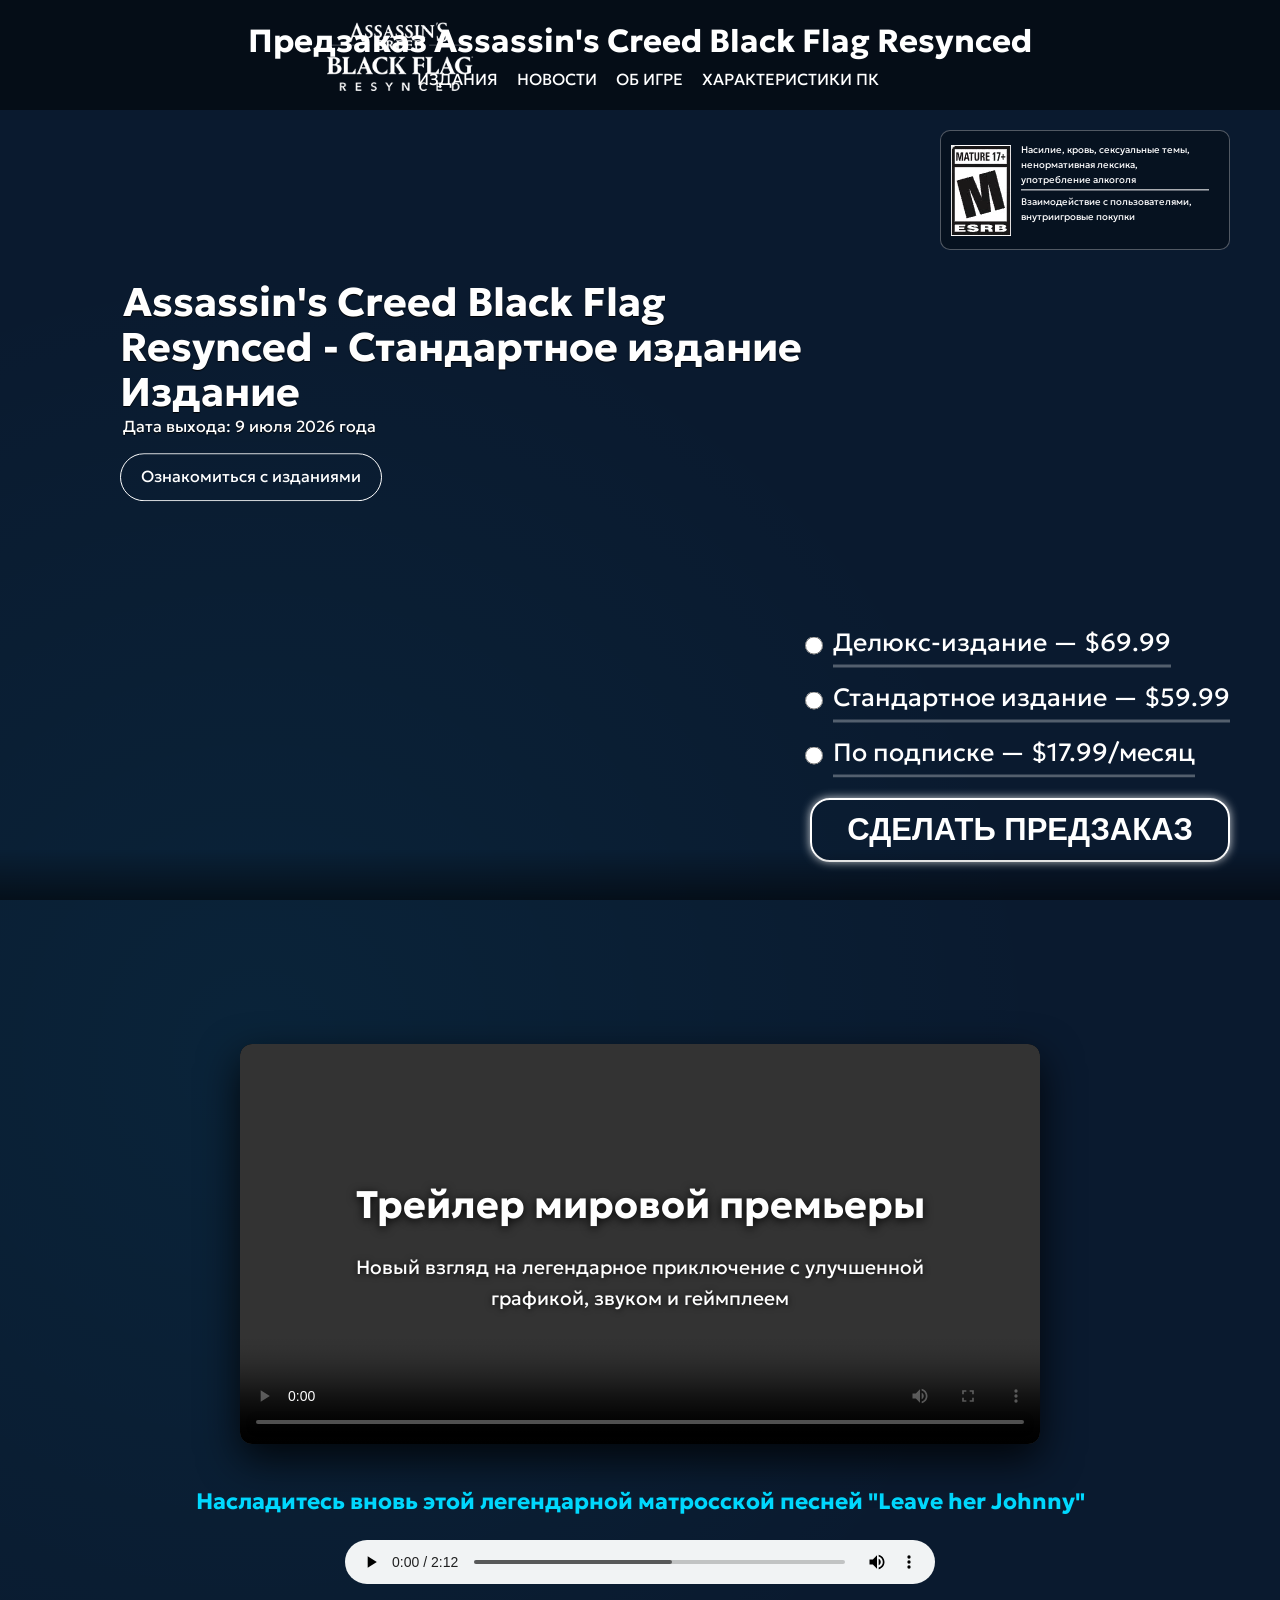
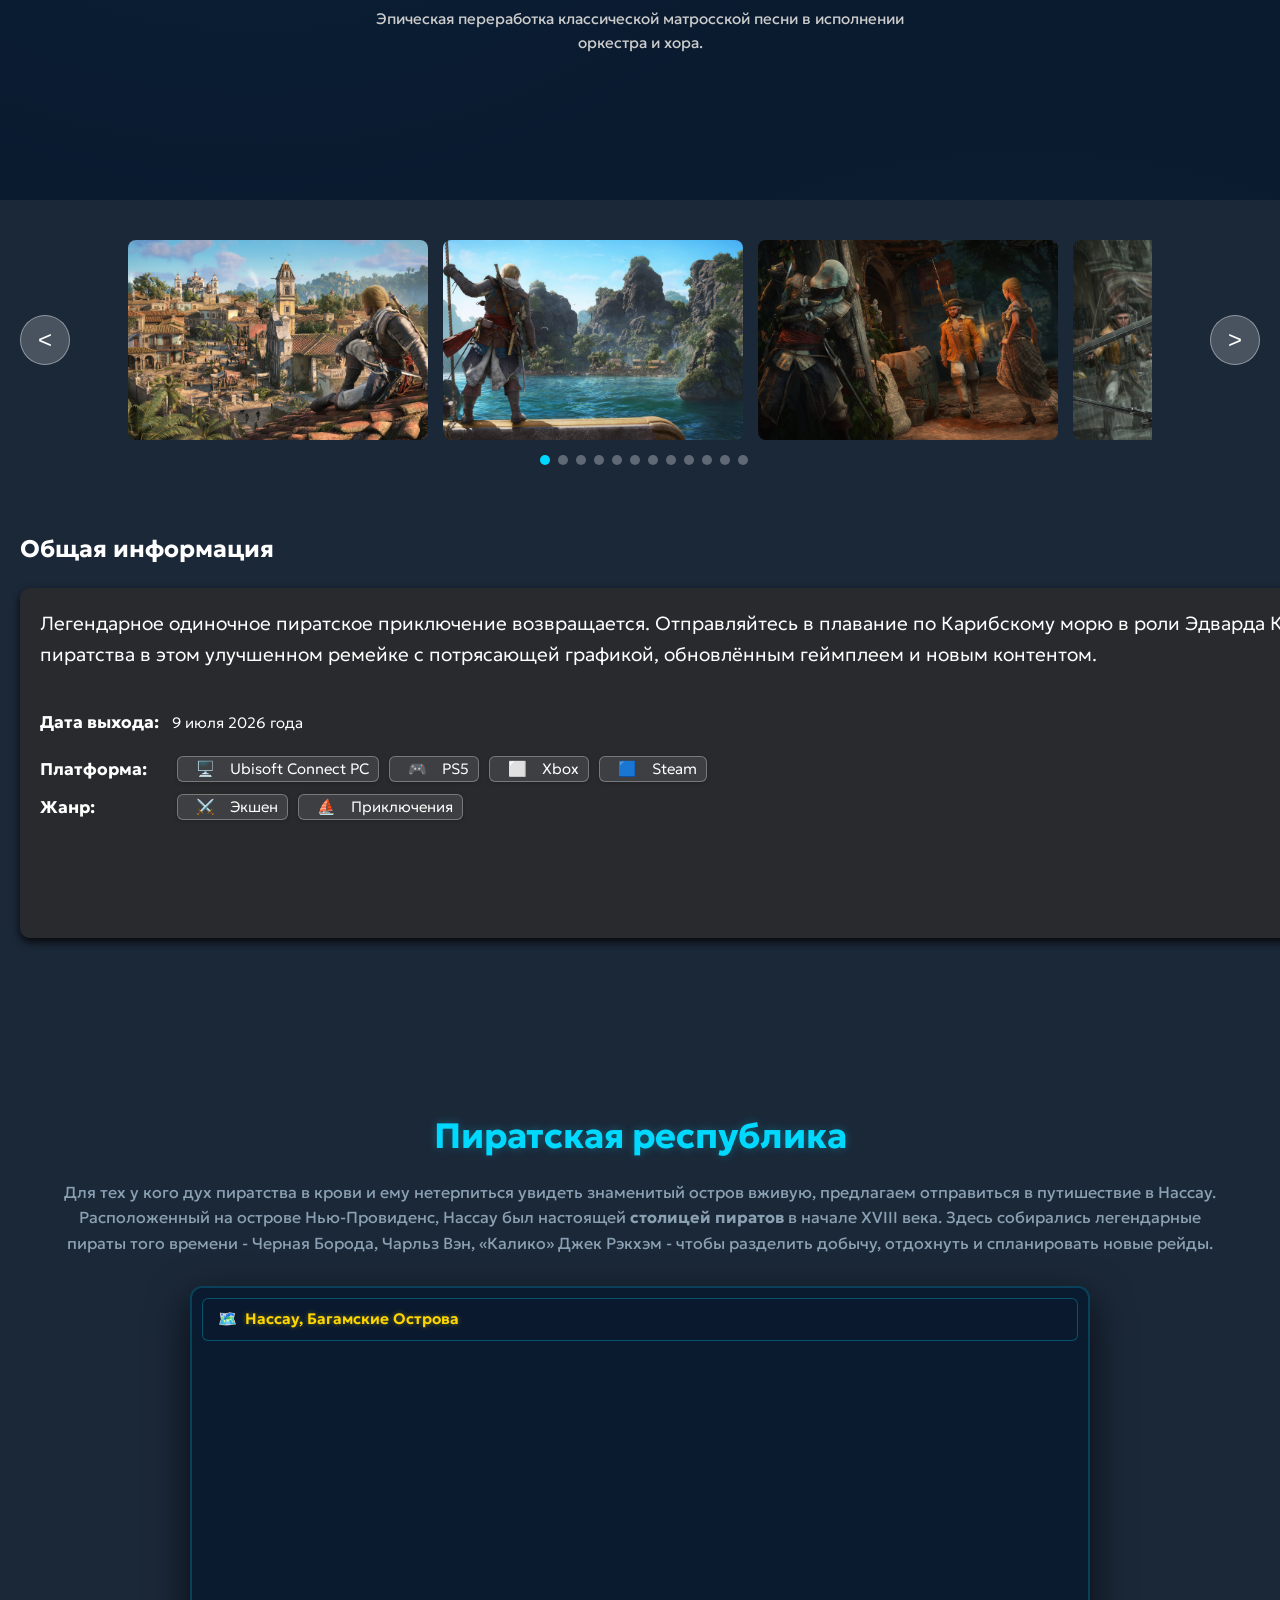
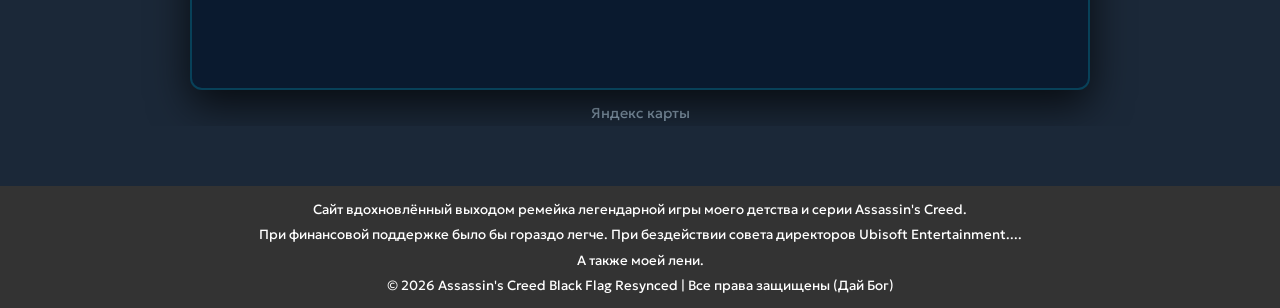
<file: index.html>
<!DOCTYPE html>
<html lang="ru">
<head>
    <meta charset="UTF-8">
    <meta name="viewport" content="width=device-width, initial-scale=1.0">
    <title>Assassin's Creed Black Flag Resynced</title>
    <link rel="preconnect" href="https://fonts.googleapis.com">
    <link rel="preconnect" href="https://fonts.gstatic.com" crossorigin>
    <link href="https://fonts.googleapis.com/css2?family=Geologica:wght,CRSV@100..900,0&display=swap" rel="stylesheet">
    <link rel="icon" href="media/logo_site.png" type="image/png">
    <link rel="stylesheet" href="styles.css">
</head>
<body>

    <!-- 1. ШАПКА САЙТА -->
    <header class="header">
        <div class="container">
            <h1 class="logo">Предзаказ Assassin's Creed Black Flag Resynced</h1>
            <nav class="navigation">
                <ul>
                    <li><a href="edition.html">ИЗДАНИЯ</a></li>
                    <li><a href="news.html">НОВОСТИ</a></li>
                    <li><a href="about.html">ОБ ИГРЕ</a></li>
                    <li><a href="requirements.html">ХАРАКТЕРИСТИКИ ПК</a></li>
                </ul>
            </nav>
        </div>
        <!-- Логотип в углу -->
        <div class="logo_home">
            <img src="media/logo_home.webp" alt="Логотип игры">
        </div>
    </header>

    <!-- 2. ГЛАВНЫЙ БЛОК (Hero Section) -->
    <section id="home" class="hero-section">
        <!-- Фоновое видео -->
        <div class="video-background">
            <video autoplay muted loop playsinline>
                <source src="video/video_logo.mp4" type="video/mp4">
            </video>
            <!-- Текст поверх видео -->
            <h2>Assassin's Creed Black Flag</h2>
            <h3>Resynced</h3>
            <h4>- Стандартное издание</h4>
            <h5>Дата выхода: 9 июля 2026 года</h5>
            <p>Издание</p>
            <a href="edition.html" class="btn btn-primary">Ознакомиться с изданиями</a>
        </div>

        <!-- Информационный уголок -->
        <div class="corner-square">
            <span class="text-page">Насилие, кровь, сексуальные темы, ненормативная лексика, употребление алкоголя</span>
            <span class="text-page2">Взаимодействие с пользователями, внутриигровые покупки</span>
        </div>

        <!-- Кнопка предзаказа -->
        <button class="main-cta">Сделать предзаказ</button>

        <!-- Варианты цен -->
        <div class="price-options">
            <label class="price-option2">
                <input type="radio" name="price" value="69.99" required>
                <span>Делюкс-издание — $69.99</span>
            </label>
            <label class="price-option">
                <input type="radio" name="price" value="59.99" required>
                <span>Стандартное издание — $59.99</span>
            </label>
            <label class="price-option1">
                <input type="radio" name="price" value="17.99">
                <span>По подписке — $17.99/месяц</span>
            </label>
        </div>
    </section>

    <!-- 5. ТРЕЙЛЕР И АУДИО -->
    <section class="video-showcase-section">
        <div class="video-showcase-background"></div>
        <div class="video-content-wrapper">
            <!-- Видео с текстом поверх -->
            <div class="video-player-container">
                <video controls>
                    <source src="video/video_logo.mp4" type="video/mp4">
                </video>
                <div class="video-overlay">
                    <h2>Трейлер мировой премьеры</h2>
                    <p>Новый взгляд на легендарное приключение с улучшенной графикой, звуком и геймплеем</p>
                </div>
            </div>

            <!-- Аудио: матросская песня -->
            <div class="audio-section">
                <h3>Насладитесь вновь этой легендарной матросской песней "Leave her Johnny"</h3>
                <audio controls class="audio-player">
                    <source src="audio/shanty.mp3" type="audio/mpeg">
                </audio>
                <p class="audio-description">
                    Эпическая переработка классической матросской песни в исполнении оркестра и хора.
                </p>
            </div>
        </div>
    </section>

    <!-- 3. ЛЕНТА ИЗОБРАЖЕНИЙ -->
    <section class="image-tape">
        <button class="tape-btn prev-btn">&lt;</button>
        <div class="tape-container">
            <!-- Прогресс-бар прокрутки -->
            <div class="scroll-indicator">
                <div class="progress-bar"></div>
            </div>
            <!-- Изображения -->
            <img src="media/photo1.png" alt="Сцена из игры 1">
            <img src="media/photo2.png" alt="Сцена из игры 2">
            <img src="media/photo3.png" alt="Сцена из игры 3">
            <img src="media/photo4.png" alt="Сцена из игры 4">
            <img src="media/photo5.png" alt="Сцена из игры 5">
            <img src="media/photo6.png" alt="Сцена из игры 6">
            <img src="media/photo7.png" alt="Сцена из игры 7">
            <!-- Дубли для плавного цикла -->
            <img src="media/photo1.png" alt="Сцена из игры 1">
            <img src="media/photo2.png" alt="Сцена из игры 2">
            <img src="media/photo3.png" alt="Сцена из игры 3">
            <img src="media/photo4.png" alt="Сцена из игры 4">
            <img src="media/photo5.png" alt="Сцена из игры 5">
            <img src="media/photo6.png" alt="Сцена из игры 6">
            <img src="media/photo7.png" alt="Сцена из игры 7">
        </div>

        <!-- Модальное окно для увеличения -->
        <div id="imageModal" class="modal">
            <span class="close">&times;</span>
            <img class="modal-content" id="modalImage">
        </div>

        <button class="tape-btn next-btn">&gt;</button>
    </section>

    <!-- 4. ОБЩАЯ ИНФОРМАЦИЯ -->
    <section id="about" class="about-section">
        <div class="information">
            <h2>Общая информация</h2>
            <div class="gray-square">
                <h3>
                    Легендарное одиночное пиратское приключение возвращается. Отправляйтесь в плавание по Карибскому морю в роли
                    Эдварда Кенуэя в эпоху расцвета пиратства в этом улучшенном ремейке с потрясающей графикой, обновлённым
                    геймплеем и новым контентом.
                </h3>
                <p><strong>Дата выхода:</strong> <span>9 июля 2026 года</span></p>

                <div class="info-row">
                    <div class="label-group">
                        <h4>Платформа:</h4>
                        <h4>Жанр:</h4>
                    </div>
                    <div class="tags-group">
                        <div class="tag-list">
                            <span class="tag"><span class="tag-emoji">🖥️</span> Ubisoft Connect PC</span>
                            <span class="tag"><span class="tag-emoji">🎮</span> PS5</span>
                            <span class="tag"><span class="tag-emoji">⬜</span> Xbox</span>
                            <span class="tag"><span class="tag-emoji">🟦</span> Steam</span>
                        </div>
                        <div class="tag-list">
                            <span class="tag"><span class="tag-emoji">⚔️</span> Экшен</span>
                            <span class="tag"><span class="tag-emoji">⛵</span> Приключения</span>
                        </div>
                    </div>
                </div>
            </div>
        </div>
    </section>

    <!-- Карта Нассау в пиратском стиле -->
<section class="pirate-map-section">
    <div class="container">
        <h2>Пиратская республика</h2>
        <p class="map-description">
            Для тех у кого дух пиратства в крови и ему нетерпиться увидеть знаменитый остров вживую, предлагаем отправиться в путишествие в Нассау.<br>
            Расположенный на острове Нью-Провиденс, Нассау был настоящей <strong>столицей пиратов</strong> в начале XVIII века. 
            Здесь собирались легендарные пираты того времени - Черная Борода, Чарльз Вэн, «Калико» Джек Рэкхэм -
            чтобы разделить добычу, отдохнуть и спланировать новые рейды.
        </p>

        <div class="map-wrapper">
            <div class="map-frame">
                <div class="map-header">
                    <span>🗺️ <strong>Нассау, Багамские Острова</strong></span>
                </div>
                <iframe 
                    src="https://yandex.ru/map-widget/v1/?ll=-77.231996%2C25.045763&mode=poi&poi%5Bpoint%5D=-77.324142%2C25.047194&poi%5Buri%5D=ymapsbm1%3A%2F%2Fgeo%3Fdata%3DCgoyMjM5OTE1OTY1Eg9CYWhhbWFzLCBOYXNzYXUiCg2ipZrCFeNfyEE%2C&z=10.63" 
                    width="100%" 
                    height="400" 
                    frameborder="0" 
                    allowfullscreen="true"
                    title="Интерактивная карта Нассау">
                </iframe>
            </div>
            <p class="map-attribution">
                <a href="https://yandex.ru/maps/geo/nassau/2239915965/?ll=-77.231996%2C25.045763&utm_medium=mapframe&utm_source=maps" target="_blank" class="map-link">Яндекс карты</a>
            </p>
        </div>
    </div>
</section>

    <!-- 6. ПОДВАЛ -->
    <footer class="footer">
        <div class="container">
            <small>
                Сайт вдохновлённый выходом ремейка легендарной игры моего детства и серии Assassin's Creed.<br>
                При финансовой поддержке было бы гораздо легче. При бездействии совета директоров Ubisoft Entertainment....<br>
                А также моей лени.<br>
                © 2026 Assassin's Creed Black Flag Resynced | Все права защищены (Дай Бог)
            </small>
        </div>
    </footer>

    <!-- 7. JAVASCRIPT -->
    <!-- Скрипт: изменение текста кнопки в зависимости от выбора -->
    <script>
        const button = document.querySelector('.main-cta');
        const radioStandard = document.querySelector('input[value="59.99"]');
        const radioDeluxe = document.querySelector('input[value="69.99"]');
        const radioSubscription = document.querySelector('input[value="17.99"]');

        function updateButtonText() {
            if (radioSubscription.checked) {
                button.textContent = 'Подписаться';
            } else {
                button.textContent = 'Сделать предзаказ';
            }
        }

        // Назначаем обработчики
        [radioStandard, radioDeluxe, radioSubscription].forEach(radio => {
            if (radio) radio.addEventListener('change', updateButtonText);
        });

        // Обновляем при загрузке
        window.addEventListener('load', updateButtonText);
    </script>

    <!-- Скрипт: автопрокрутка ленты изображений -->
    <script>
        const container = document.querySelector('.tape-container');
        const prevBtn = document.querySelector('.prev-btn');
        const nextBtn = document.querySelector('.next-btn');
        const dotsContainer = document.querySelector('.scroll-indicator');

        const scrollAmount = 320;
        const autoScrollDelay = 5000;
        let autoScroll;

        const startAutoScroll = () => {
            autoScroll = setInterval(() => {
                if (container.scrollLeft + container.clientWidth >= container.scrollWidth) {
                    container.scrollTo({ left: 0, behavior: 'smooth' });
                } else {
                    container.scrollBy({ left: scrollAmount, behavior: 'smooth' });
                }
            }, autoScrollDelay);
        };

        const stopAutoScroll = () => {
            if (autoScroll) clearInterval(autoScroll);
        };

        startAutoScroll();
        container.addEventListener('mouseenter', stopAutoScroll);
        container.addEventListener('mouseleave', startAutoScroll);

        nextBtn.addEventListener('click', () => {
            container.scrollBy({ left: scrollAmount, behavior: 'smooth' });
        });

        prevBtn.addEventListener('click', () => {
            container.scrollBy({ left: -scrollAmount, behavior: 'smooth' });
        });

        // Кнопка "Назад" активна только при прокрутке
        container.addEventListener('scroll', () => {
            prevBtn.disabled = container.scrollLeft === 0;
            prevBtn.style.opacity = container.scrollLeft === 0 ? 0.5 : 1;
            prevBtn.style.cursor = container.scrollLeft === 0 ? 'not-allowed' : 'pointer';
        });
    </script>

    <!-- Скрипт: индикатор прокрутки -->
    <script>
        const totalImages = document.querySelectorAll('.tape-container img').length;
        const visibleImages = 3;

        for (let i = 0; i <= totalImages - visibleImages; i++) {
            const dot = document.createElement('div');
            dot.classList.add('dot');
            if (i === 0) dot.classList.add('active');
            dotsContainer.appendChild(dot);
        }

        const dots = document.querySelectorAll('.dot');

        const updateDots = () => {
            const index = Math.round(container.scrollLeft / 320);
            dots.forEach((dot, i) => dot.classList.toggle('active', i === index));
        };

        container.addEventListener('scroll', updateDots);
        window.addEventListener('load', updateDots);
    </script>
    <script>
document.addEventListener('DOMContentLoaded', () => {
    // --- 1. Поиск элементов DOM ---
    const modal = document.getElementById('imageModal');         // Модальное окно
    const modalImage = document.getElementById('modalImage');    // Большое изображение
    const closeButton = document.querySelector('.close');        // Кнопка закрытия (крестик)
    const thumbnailImages = document.querySelectorAll('.tape-container img'); // Миниатюры

    // --- 2. Проверка наличия элементов ---
    if (!modal || !modalImage || !closeButton) {
        console.warn('Один или несколько элементов модального окна не найдены. Пропуск инициализации.');
        return;
    }

    // --- 3. Инициализация: скрываем окно при загрузке ---
    modal.style.display = 'none'; // Гарантированно скрыто

    // --- 4. Открытие модального окна ---
    thumbnailImages.forEach(img => {
        img.addEventListener('click', event => {
            event.preventDefault(); // Предотвращаем действия по умолчанию

            // Показываем модальное окно
            modal.style.display = 'flex';

            // Подставляем путь и описание из миниатюры
            modalImage.src = img.src;
            modalImage.alt = img.alt;

            // Блокируем скролл страницы
            document.body.style.overflow = 'hidden';
        });
    });

    // --- 5. Закрытие по клику на крестик ---
    closeButton.addEventListener('click', () => {
        modal.style.display = 'none';
        document.body.style.overflow = ''; // Возвращаем скролл
    });

    // --- 6. Закрытие по клику на затемнённый фон ---
    modal.addEventListener('click', event => {
        if (event.target === modal) { // Клик именно по фону, а не по изображению
            modal.style.display = 'none';
            document.body.style.overflow = ''; // Возвращаем скролл
        }
    });
});
    </script>
</body>
</html>
</file>
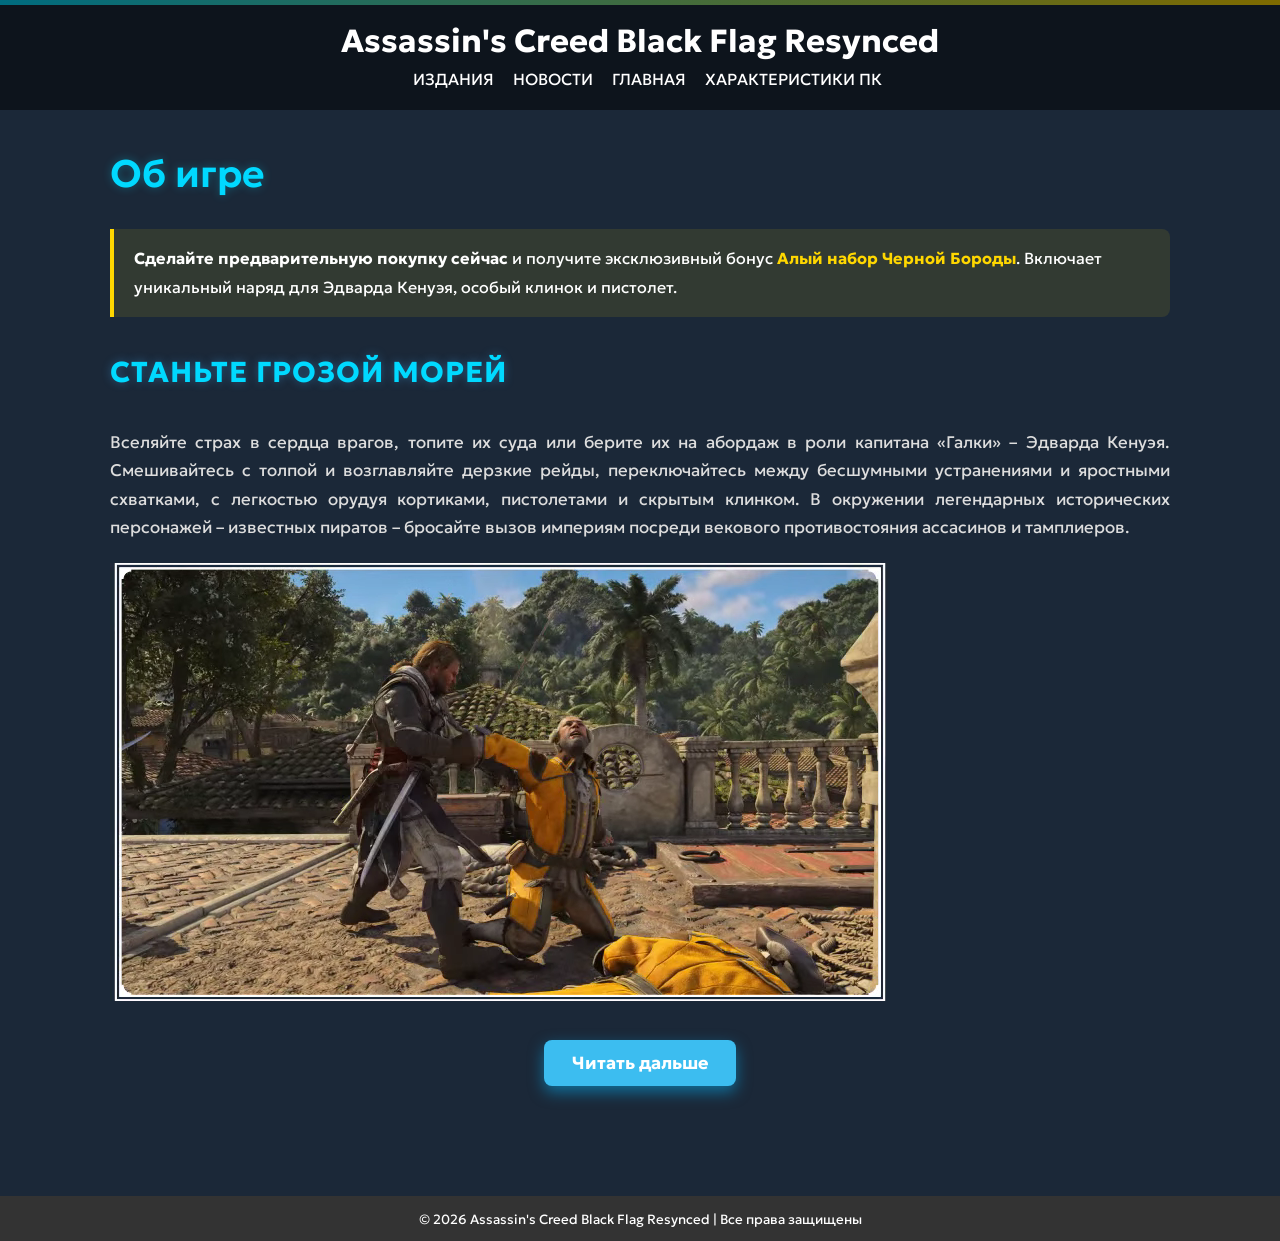
<file: about.html>
<!DOCTYPE html>
<html lang="ru">
<head>
    <meta charset="UTF-8">
    <meta name="viewport" content="width=device-width, initial-scale=1.0">
    <title>Об игре — Assassin's Creed Black Flag Resynced</title>
    <link rel="preconnect" href="https://fonts.googleapis.com">
    <link rel="preconnect" href="https://fonts.gstatic.com" crossorigin>
    <link href="https://fonts.googleapis.com/css2?family=Geologica:wght,CRSV@100..900,0&display=swap" rel="stylesheet">
    <link rel="icon" href="media/logo_site.png" type="image/png">
    <link rel="stylesheet" href="styles.css">
    <style>
        body {
            background-color: #0a1a2f;
            color: #8aa0b3;
            scroll-padding-top: 110px; 
        }

        .about-game-section {
            padding: 140px 0 80px;
            min-height: 100vh;
            position: relative;
        }

        .about-game-section::before {
            content: "";
            position: absolute;
            top: 0;
            left: 0;
            right: 0;
            height: 5px;
            background: linear-gradient(to right, #00d9ff, #ffd700);
            z-index: 2;
        }

        .container {
            max-width: 1100px;
            margin: auto;
            padding: 0 20px;
            position: relative;
            z-index: 3;
        }

        h2 {
            font-size: 2.4rem;
            color: #00d9ff;
            text-align: left;
            margin-bottom: 30px;
            text-shadow: 0 0 10px rgba(0, 217, 255, 0.3);
        }

        /* Бонус за предзаказ */
        .preorder-bonus {
            background-color: rgba(255, 215, 0, 0.1);
            border-left: 4px solid #ffd700;
            padding: 15px 20px;
            margin-bottom: 25px;
            border-radius: 0 8px 8px 0;
            font-size: 1rem;
        }

        .highlight {
            color: #ffd700;
            font-weight: bold;
        }

        /* Слоган */
        .tagline {
            text-align: center;
            margin: 30px 0;
        }

        .tagline h3 {
            font-size: 1.8rem;
            color: #00d9ff;
            text-transform: uppercase;
            text-align: left;
            letter-spacing: 1px;
            margin: 0;
            font-weight: 700;
            text-shadow: 0 0 10px rgba(60, 168, 240, 0.4);
        }

        /* Основной контент */
        .game-content p,
        .game-content h3,
        .game-content h4 {
            margin-bottom: 20px;
            line-height: 1.7;
        }

        .game-content h3 {
            font-size: 1.5rem;
            color: #00d9ff;
            font-weight: 600;
        }

        .game-content p {
            color: #ddd;
            text-align: justify;
            font-size: 1.05rem;
        }


        /* Контент для взрослых */
        .content-warning {
            margin-top: 40px;
            padding-top: 20px;
            border-top: 1px dashed rgba(255, 255, 255, 0.2);
        }

        .content-warning h4 {
            color: #fff;
            margin-bottom: 10px;
        }

        .content-warning p {
            color: #ccc;
            font-size: 0.95rem;
        }

        .system-requirements {
            margin-top: 40px;
            padding-top: 20px;
            border-top: 1px dashed rgba(255, 255, 255, 0.2);
        }

        .system-requirements h4 {
            font-size: 1.3rem;
            color: #fff;
            margin-bottom: 15px;
        }

        .requirements-grid {
            display: flex;
            gap: 30px;
            justify-content: space-between;
        }

        .req-column {
            flex: 1;
            min-width: 300px;
        }

        .req-column p {
            font-size: 0.95rem;
            color: #ccc;
            line-height: 1.6;
            margin: 0 0 10px;
        }

        .read-more-btn {
            display: block;
            margin: 30px auto;
            padding: 12px 28px;
            background: linear-gradient(90deg, #00d9ff, #0099cc);
            color: #0a1a2f;
            border: none;
            border-radius: 8px;
            font-size: 1.1rem;
            font-weight: bold;
            font-family: 'Geologica', sans-serif;
            cursor: pointer;
            transition: all 0.3s ease;
            box-shadow: 0 6px 15px rgba(0, 0, 0, 0.4);
            text-align: center;
        }

        .read-more-btn:hover {
            background: linear-gradient(90deg, #00ffff, #00d9ff);
            transform: translateY(-2px);
            box-shadow: 0 10px 25px rgba(0, 217, 255, 0.6);
        }

        .read-more-btn.collapsed {
            background: #3cbdf0; /* Цвет для скрытого состояния */
            color: #fff;
            box-shadow: 0 6px 15px rgba(6, 182, 252, 0.5);
        }

        /* Скрытый контент */
        .game-content > .hidden-content {
            display: none;
            animation: fadeIn 0.8s ease-out;
        }

        @keyframes fadeIn {
            from { opacity: 0; transform: translateY(10px); }
            to { opacity: 1; transform: translateY(0); }
        }

    </style>
</head>
<body>
    <!-- Header -->
    <header class="header">
        <div class="container">
            <h1 class="logo">Assassin's Creed Black Flag Resynced</h1>
            <nav class="navigation">
                <ul>
                    <li><a href="edition.html">ИЗДАНИЯ</a></li>
                    <li><a href="news.html">НОВОСТИ</a></li>
                    <li><a href="index.html">ГЛАВНАЯ</a></li>
                    <li><a href="requirements.html" class="active">ХАРАКТЕРИСТИКИ ПК</a></li>
                </ul>
            </nav>
        </div>
    </header>

    <!-- About Game Section -->
    <section class="about-game-section">
        <div class="container">
            <h2>Об игре</h2>

            <!-- Бонус за предзаказ -->
            <div class="preorder-bonus">
                <p>
                    <strong>Сделайте предварительную покупку сейчас</strong> и получите эксклюзивный бонус
                    <span class="highlight">Алый набор Черной Бороды</span>. Включает уникальный наряд для Эдварда Кенуэя, 
                    особый клинок и пистолет.
                </p>
            </div>

            <!-- Заголовок-слоган -->
            <div class="tagline">
                <h3>СТАНЬТЕ ГРОЗОЙ МОРЕЙ</h3>
            </div>

            <div class="game-content">
                <p>
                    Вселяйте страх в сердца врагов, топите их суда или берите их на абордаж в роли капитана «Галки» – Эдварда Кенуэя. Смешивайтесь с толпой и возглавляйте дерзкие рейды, переключайтесь между бесшумными устранениями и яростными схватками, с легкостью орудуя кортиками, пистолетами и скрытым клинком. В окружении легендарных исторических персонажей – известных пиратов – бросайте вызов империям посреди векового противостояния ассасинов и тамплиеров.
                </p>
                <video src="video/game.webm" autoplay loop muted playsinline></video>
                <button class="read-more-btn collapsed" id="stickyReadMoreBtn">Читать дальше</button>
                <h3>Улучшенная версия любимой классики</h3>
                <p>
                    Сражения стали более динамичными – теперь главную роль играют парирования и устранения; скрытность и паркур были улучшены, в частности, стало проще сбегать от противников и совершать быстрые убийства. Для «Галки» доступно множество улучшений, которые помогут выстоять в битве с могучими вражескими кораблями; улучшенная система морского боя включает альтернативные режимы стрельбы. В ремейке также имеются общие улучшения игрового процесса, исправляющие отмеченные игроками недостатки оригинальной версии.
                </p>
                <video src="video/game1.webm" autoplay loop muted playsinline></video>
                <p>
                    Этот ремейк исправляет замеченные игроками недостатки оригинала и предлагает оптимизированный геймплей - 
                    чёткий, отзывчивый и зрелищный.
                </p>

                <h3>Карибское море, какого ещё не было</h3>
                <p>
                    Вас ждет открытый мир без загрузок: водные пространства и дикие земли, созданные при помощи новейшего движка Anvil. Рассматривайте раскинувшиеся перед вами виды, пересекайте бушующие моря, ныряйте к затонувшим кораблям, пробирайтесь сквозь тропические джунгли. Погрузитесь в историю по-настоящему: мир игры оживает в каждой сцене, улучшенной при помощи технологии <strong>Dolby Atmos</strong> и трассировки лучей.
                </p>
                <video src="video/game2.webm" autoplay loop muted playsinline></video>

                <h3>Новые приключения Эдварда</h3>
                <p>
                    Assassin's Creed Black Flag Resynced представляет вашему вниманию новый эксклюзивный контент, развивающий историю оригинала. Знакомые персонажи вернутся, а у любимых героев (например, у Черной Бороды и Стида Боннета) появятся новые сюжетные линии. На пути вам также встретятся неожиданные союзники: по ходу развития основного сюжета к вам присоединятся три новых офицера. Вас ждут и другие сюрпризы: новые матросские песни-шанти, питомцы, фоторежим – и это еще не все.
                </p>
                <p>
                    Также в игре: новые матросские песни-шанти, питомцы, фоторежим и другие приятные дополнения, 
                    делающие приключение ещё глубже.
                </p>
                <video src="video/game3.webm" autoplay loop muted playsinline></video>

                <!-- Контент для взрослых -->
                <div class="content-warning">
                    <h4>Описание контента для взрослых:</h4>
                    <p>Насилие, кровь, сексуальные темы, ненормативная лексика, употребление алкоголя.</p>
                </div>
            </div>  
        </div>
    </section>

    <!-- Footer -->
    <footer class="footer">
        <div class="container">
            <small>© 2026 Assassin's Creed Black Flag Resynced | Все права защищены</small>
        </div>
    </footer>
    <script>
    document.addEventListener('DOMContentLoaded', () => {
    const readMoreBtn = document.querySelector('.read-more-btn');
    
    if (readMoreBtn) {
        // Находим кнопку и ищем всё, что идёт ПОСЛЕ неё
        const siblings = Array.from(readMoreBtn.parentNode.children);
        const btnIndex = siblings.indexOf(readMoreBtn);

        // Собираем все элементы после кнопки в массив
        let hiddenElements = [];
        for (let i = btnIndex + 1; i < siblings.length; i++) {
            const el = siblings[i];
            // Пропускаем пустые текстовые узлы и саму кнопку
            if (el.nodeType === Node.ELEMENT_NODE && el !== readMoreBtn) {
                hiddenElements.push(el);
                el.classList.add('hidden-content');
            }
        }

        readMoreBtn.classList.add('collapsed');

        // Обработчик клика
        readMoreBtn.addEventListener('click', () => {
            // Если кнопка "collapsed" → показываем
            if (readMoreBtn.classList.contains('collapsed')) {
                hiddenElements.forEach(el => el.classList.remove('hidden-content'));
                readMoreBtn.textContent = 'Свернуть';
                readMoreBtn.classList.remove('collapsed');
                readMoreBtn.scrollIntoView({ behavior: 'smooth', block: 'center' });
            } else {
                // Иначе → скрываем
                hiddenElements.forEach(el => el.classList.add('hidden-content'));
                readMoreBtn.textContent = 'Читать дальше';
                readMoreBtn.classList.add('collapsed');
            }
        });
    }
});
</script>
</body>
</html>
</file>
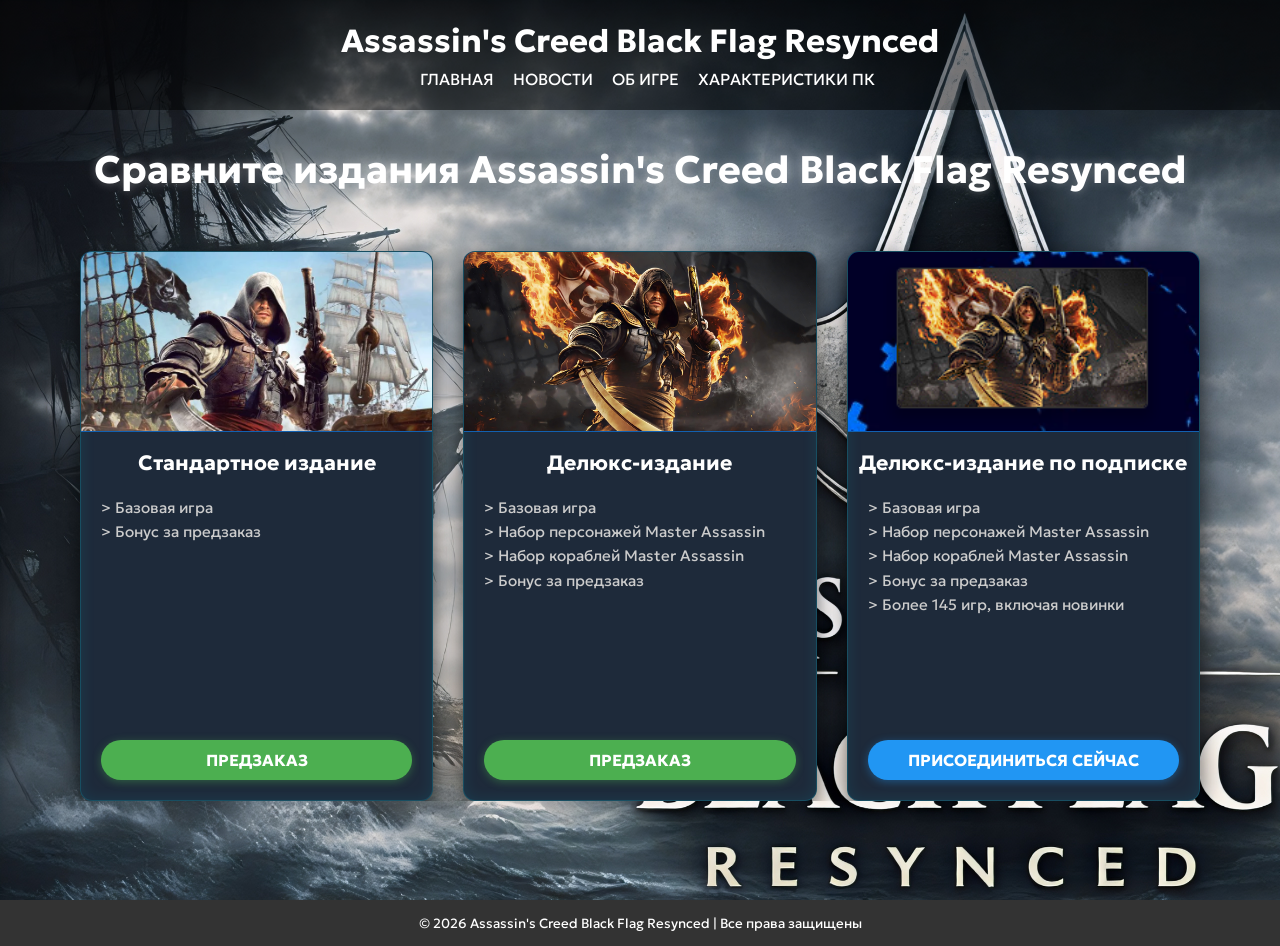
<file: edition.html>
<!DOCTYPE html>
<html lang="ru">
<head>
    <meta charset="UTF-8">
    <meta name="viewport" content="width=device-width, initial-scale=1.0">
    <title>Издания — Assassin's Creed Black Flag Resynced</title>
    <link rel="preconnect" href="https://fonts.googleapis.com">
    <link rel="preconnect" href="https://fonts.gstatic.com" crossorigin>
    <link href="https://fonts.googleapis.com/css2?family=Geologica:wght,CRSV@100..900,0&display=swap" rel="stylesheet">
    <link rel="icon" href="media/logo_site.png" type="image/png">
    <link rel="stylesheet" href="styles.css">
    <style>
        body {
            background-color: #0a1a2f;
            color: #8aa0b3;
        }

        .edition-section {
            padding: 140px 0 80px; 
            min-height: 100vh;
        }

        body {
            scroll-padding-top: 110px;
        }

        .edition-section h2 {
            color: #ffffff;
            text-align: center;
            margin-bottom: 50px;
            font-size: 2.4rem;
            text-shadow: 0 0 10px rgba(255, 255, 255, 0.3);
        }

        .grid-container {
            display: grid;
            grid-template-columns: repeat(auto-fit, minmax(300px, 1fr));
            gap: 30px;
            max-width: 1200px;
            margin: 0 auto;
            padding: 0 20px;
        }

        .card {
            background-color: #1e2a3a;
            border: 1px solid rgba(0, 217, 255, 0.2);
            border-radius: 12px;
            overflow: hidden;
            box-shadow: 
                0 8px 20px rgba(0, 0, 0, 0.6),
                0 0 15px rgba(0, 217, 255, 0.1) inset;
            transition: all 0.3s ease;
        }

        .card:hover {
            transform: translateY(-10px);
            box-shadow: 
                0 12px 25px rgba(0, 0, 0, 0.7),
                0 0 20px rgba(0, 217, 255, 0.3);
            border-color: #00d9ff;
        }

        .card img {
            width: 100%;
            height: 180px;
            object-fit: cover;
            border-bottom: 1px solid rgba(0, 217, 255, 0.2);
        }

        .card h3 {
            text-align: center;
            color: white;
            margin: 15px 0;
            font-size: 1.3rem;
        }

        .card p {
            color: #ccc;
            padding: 0 20px 15px;
            line-height: 1.6;
            font-size: 0.95rem;
        }

        .card-btn {
            display: block;
            width: calc(100% - 40px);
            margin: 10px 20px 20px;
            padding: 12px;
            text-align: center;
            font-weight: bold;
            border: none;
            border-radius: 8px;
            cursor: pointer;
            transition: all 0.3s ease;
            font-family: 'Geologica', sans-serif;
        }

        .card-btn.primary {
            background-color: #00d9ff;
            color: #0a1a2f;
            box-shadow: 0 0 10px rgba(0, 217, 255, 0.5);
        }

        .card-btn.primary:hover {
            background-color: #00ffff;
            transform: translateY(-3px);
            box-shadow: 0 0 20px rgba(0, 217, 255, 0.8);
        }

        .card-btn.secondary {
            background-color: #ffd700;
            color: #0a1a2f;
            box-shadow: 0 0 10px rgba(255, 215, 0, 0.5);
        }

        .card-btn.secondary:hover {
            background-color: #ffe040;
            transform: translateY(-3px);
            box-shadow: 0 0 20px rgba(255, 215, 0, 0.8);
        }
    </style>
</head>
<body>
    <!-- Header -->
    <header class="header">
        <div class="container">
            <h1 class="logo">Assassin's Creed Black Flag Resynced</h1>
            <nav class="navigation">
                <ul>
                    <li><a href="index.html">ГЛАВНАЯ</a></li>
                    <li><a href="news.html">НОВОСТИ</a></li>
                    <li><a href="about.html">ОБ ИГРЕ</a></li>
                    <li><a href="requirements.html" class="active">ХАРАКТЕРИСТИКИ ПК</a></li>
                </ul>
            </nav>
        </div>
    </header>

    <!-- Edition Section -->
    <section class="edition-section">
        <div class="container">
            <h2>Сравните издания Assassin's Creed Black Flag Resynced</h2>
            <div class="grid-container">
                <!-- Карточка 1: Стандартное издание -->
                <div class="card">
                    <img src="media/standart_edition.webp" alt="Стандартное издание">
                    <h3>Стандартное издание</h3>
                    <p>
                        > Базовая игра<br>
                        > Бонус за предзаказ
                    </p>
                    <button class="card-btn primary">Предзаказ</button>
                </div>

                <!-- Карточка 2: Делюкс-издание -->
                <div class="card">
                    <img src="media/deluxe_edition.jpg" alt="Делюкс-издание">
                    <h3>Делюкс-издание</h3>
                    <p>
                        > Базовая игра<br>
                        > Набор персонажей Master Assassin<br>
                        > Набор кораблей Master Assassin<br>
                        > Бонус за предзаказ
                    </p>
                    <button class="card-btn primary">Предзаказ</button>
                </div>

                <!-- Карточка 3: По подписке -->
                <div class="card">
                    <img src="media/podpiska.png" alt="Подписка">
                    <h3>Делюкс-издание по подписке</h3>
                    <p>
                        > Базовая игра<br>
                        > Набор персонажей Master Assassin<br>
                        > Набор кораблей Master Assassin<br>
                        > Бонус за предзаказ<br>
                        > Более 145 игр, включая новинки
                    </p>
                    <button class="card-btn secondary">Присоединиться сейчас</button>
                </div>
            </div>
        </div>
    </section>

    <!-- Footer -->
    <footer class="footer">
        <div class="container">
            <small>© 2026 Assassin's Creed Black Flag Resynced | Все права защищены</small>
        </div>
    </footer>
</body>
</html>
</file>
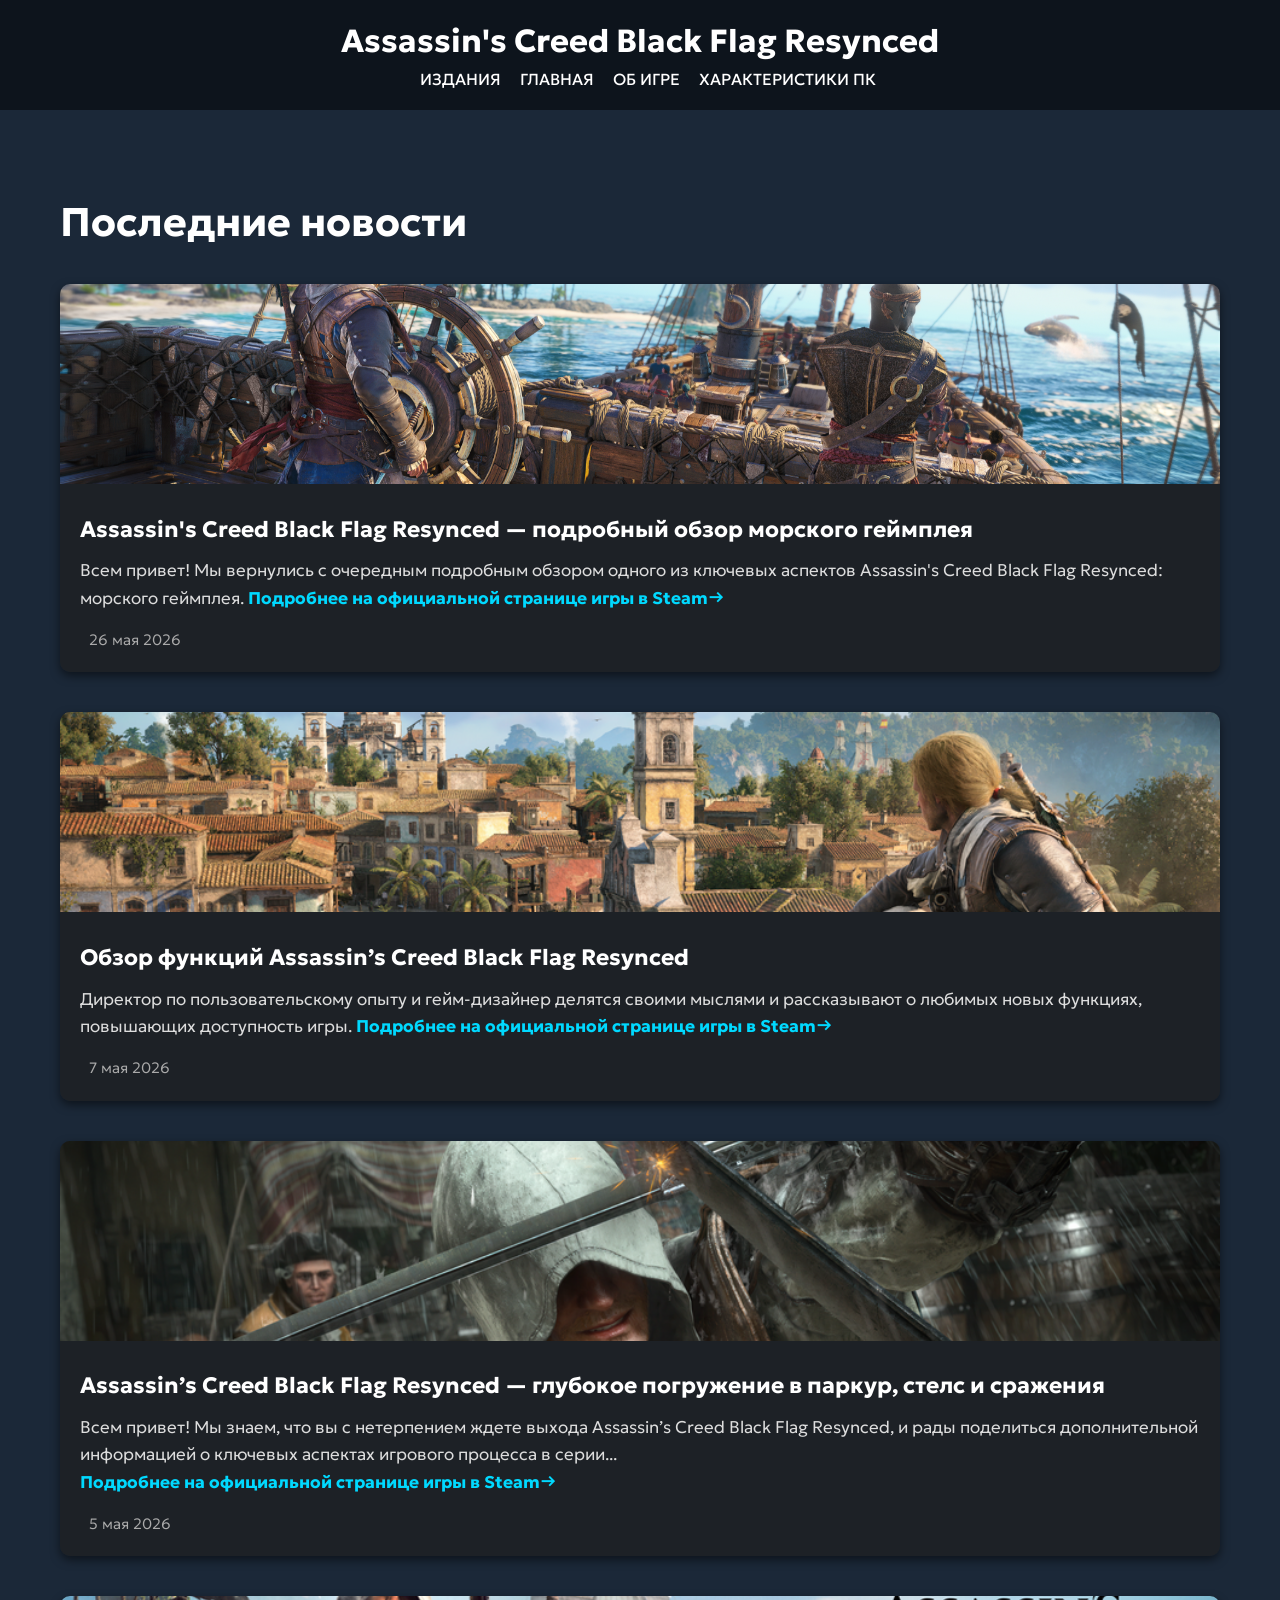
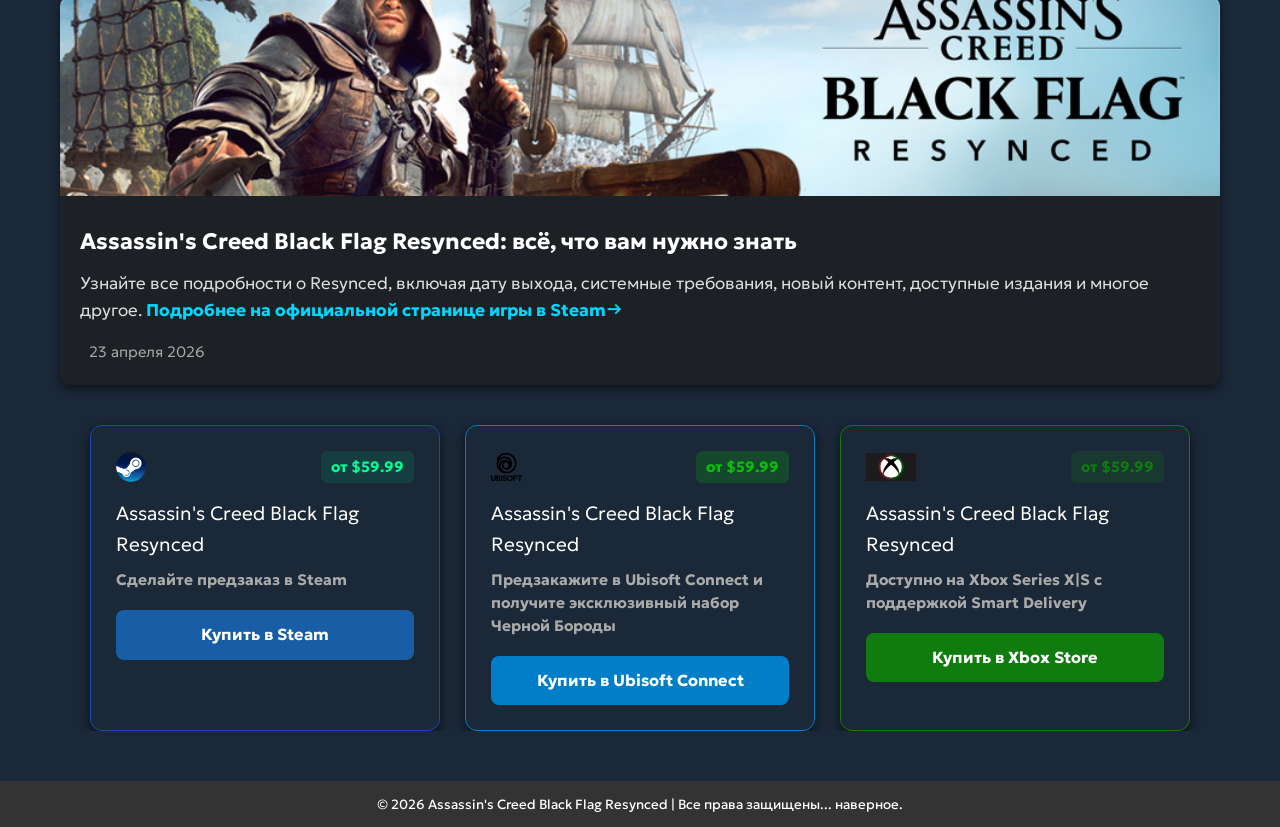
<file: news.html>
<!DOCTYPE html>
<html lang="ru">
<head>
    <meta charset="UTF-8">
    <meta name="viewport" content="width=device-width, initial-scale=1.0">
    <title>Новости — Assassin's Creed Black Flag Resynced</title>
    <link rel="preconnect" href="https://fonts.googleapis.com">
    <link rel="preconnect" href="https://fonts.gstatic.com" crossorigin>
    <link href="https://fonts.googleapis.com/css2?family=Geologica:wght,CRSV@100..900,0&display=swap" rel="stylesheet">
    <link rel="icon" href="media/logo_site.png" type="image/png">
    <link rel="stylesheet" href="styles.css">
    <style>
        .header {
            height: 110px;
            position: fixed;
            top: 0;
            left: 0;
            right: 0;
            z-index: 1000;
            background-color: rgba(0, 0, 0, 0.5);
            color: white;
            padding: 1rem;
            text-align: center;
        }

        .news-list {
            display: flex;
            flex-direction: column;
            gap: 40px;
            margin-top: 30px;
        }

        .container h2 { 
            font-size: 2.5rem;
            padding-top: 140px;
        }

        .news-item {
            background-color: rgba(30, 30, 30, 0.7);
            border-radius: 10px;
            overflow: hidden;
            box-shadow: 0 4px 10px rgba(0, 0, 0, 0.5);
            transition: transform 0.3s ease;
        }

        .news-item:hover {
            transform: translateY(-5px);
        }

        .news-img {
            width: 100%;
            height: 200px;
            object-fit: cover;
        }

        .news-content {
            padding: 20px;
        }

        .news-content h3 {
            font-size: 1.4rem;
            font-weight: bold;
            color: #ffffff;
            margin-bottom: 10px;
        }

        .news-content p {
            color: #ddd;
            line-height: 1.6;
            margin-bottom: 15px;
            font-weight: 300;
        }

        .news-date {
            font-size: 0.9rem;
            color: #aaa;
        }
        .read-more {
            color: #00d9ff;
            text-decoration: none;
            font-weight: bold;
            position: relative;
            padding-right: 15px;
            transition: color 0.3s ease;
        }

        .read-more::after {
            content: "→";
            position: absolute;
            right: 0;
            font-size: 1rem;
        }

        .read-more:hover {
            text-decoration: underline;
        }

.steam-card {
    background-color: #1b2838;
    border: 1px solid #2c3e50;
    border-color: rgb(27, 74, 173);
    border-radius: 12px;
    padding: 25px;
    margin-top: 30px;
    max-width: 400px;
    color: white;
    box-shadow: 0 4px 12px rgba(0, 0, 0, 0.6);
    transition: transform 0.3s ease, box-shadow 0.3s ease;
}

.steam-card:hover {
    transform: translateY(-5px);
    box-shadow: 0 8px 20px rgba(0, 150, 255, 0.3);
}

.steam-header {
    display: flex;
    justify-content: space-between;
    align-items: center;
    margin-bottom: 15px;
}

.steam-logo {
    height: 30px;
    filter: brightness(1.2);
}

.steam-price {
    font-size: 15px;
    color: #0f9;
    font-weight: bold;
    background-color: rgba(0, 150, 100, 0.2);
    padding: 4px 10px;
    border-radius: 6px;
}

.steam-card h3 {
    font-size: 1.2rem;
    margin-bottom: 10px;
    color: #ffffff;
}

.steam-card p {
    font-size: 0.95rem;
    color: #aaa;
    margin-bottom: 18px;
    line-height: 1.5;
}

.steam-btn {
    display: block;
    text-align: center;
    background-color: #175ea6;
    color: white;
    font-weight: bold;
    text-decoration: none;
    padding: 12px 20px;
    border-radius: 8px;
    transition: background-color 0.3s ease;
    margin-top: auto;
}

.steam-btn:hover {
    background-color: #1a71c9;
    color: white;
    box-shadow: 0 0 10px rgba(0, 150, 255, 0.5);
}

/* === Универсальная карточка магазина === */
.store-card {
    background-color: #1b2838;
    border: 1px solid #2c3e50;
    border-radius: 12px;
    padding: 25px;
    margin-top: 30px;
    max-width: 400px;
    color: white;
    box-shadow: 0 4px 12px rgba(0, 0, 0, 0.6);
    transition: transform 0.3s ease, box-shadow 0.3s ease;
}

.store-card:hover {
    transform: translateY(-5px);
    box-shadow: 0 8px 20px rgba(255, 255, 255, 0.2);
}

.store-header {
    display: flex;
    justify-content: space-between;
    align-items: center;
    margin-bottom: 15px;
}

.store-logo {
    height: 28px;
    filter: brightness(1.2);
}

.store-price {
    font-size: 15px;
    font-weight: bold;
    padding: 4px 10px;
    border-radius: 6px;
}

.store-card h3 {
    font-size: 1.2rem;
    margin-bottom: 10px;
    color: #ffffff;
}

.store-card p {
    font-size: 0.95rem;
    color: #aaa;
    margin-bottom: 18px;
    line-height: 1.5;
}

.store-btn {
    display: block;
    text-align: center;
    color: white;
    font-weight: bold;
    text-decoration: none;
    padding: 12px 20px;
    border-radius: 8px;
    transition: all 0.3s ease;
    margin-top: auto;
}

.store-btn:hover {
    transform: translateY(-2px);
    box-shadow: 0 0 10px rgba(255, 255, 255, 0.3);
}

/* Контейнер для карточек — в одну строку */
.store-cards-container {
    display: flex;
    gap: 25px;
    margin-top: 40px;
    flex-wrap: wrap; /* На малых экранах — перенос */
    justify-content: center;
}

/* Общие стили для всех карточек */
.steam-card,
.store-card {
    flex: 1;
    min-width: 280px;
    max-width: 350px;
}

.steam-card,
.store-card {
    margin-top: 0 !important;
}

/* Ubisoft Connect */
.ubisoft-card {
    border-color: #007ec7;
}

.ubisoft-card .store-price {
    color: #00C700;
    background-color: rgba(0, 199, 0, 0.2);
}

.ubisoft-card .store-btn {
    background-color: #007ec7;
}

.ubisoft-card .store-btn:hover {
    background-color: #007ec7;
}

/* Xbox Store */
.xbox-card {
    border-color: #107c10;
}

.xbox-card .store-price {
    color: #107c10;
    background-color: rgba(16, 124, 16, 0.2);
}

.xbox-card .store-btn {
    background-color: #107c10;
}

.xbox-card .store-btn:hover {
    background-color: #139414;
}

    </style>
</style>
</head>
<body>
    <!-- Header -->
    <header class="header">
        <div class="container">
            <h1 class="logo">Assassin's Creed Black Flag Resynced</h1>
            <nav class="navigation">
                <ul>
                    <li><a href="edition.html">ИЗДАНИЯ</a></li>
                    <li><a href="index.html">ГЛАВНАЯ</a></li>
                    <li><a href="about.html">ОБ ИГРЕ</a></li>
                    <li><a href="requirements.html" class="active">ХАРАКТЕРИСТИКИ ПК</a></li>
                </ul>
            </nav>
        </div>
    </header>

    <!-- News Section -->
    <section class="about-section">
        <div class="container">
            <h2>Последние новости</h2>
            <div class="news-list">
                <!-- Новость 1 -->
                <div class="news-item">
                    <img src="media/news4.png" alt="Новость 1" class="news-img">
                    <div class="news-content">
                        <h3>Assassin's Creed Black Flag Resynced — подробный обзор морского геймплея</h3>
                        <p>Всем привет! Мы вернулись с очередным подробным обзором одного из ключевых аспектов Assassin's Creed Black Flag Resynced: морского геймплея. 
                            <a href="news.html" class="read-more">Подробнее на официальной странице игры в Steam</a>
                        </p>
                        <span class="news-date">26 мая 2026</span>
                    </div>
                </div>

                <!-- Новость 2 -->
                <div class="news-item">
                    <img src="media/news2.png" alt="Новость 2" class="news-img">
                    <div class="news-content">
                        <h3>Обзор функций Assassin’s Creed Black Flag Resynced</h3>
                        <p>Директор по пользовательскому опыту и гейм-дизайнер делятся своими мыслями и рассказывают о любимых новых функциях, повышающих доступность игры.
                            <a href="news.html" class="read-more">Подробнее на официальной странице игры в Steam</a>
                        </p>
                        <span class="news-date">7 мая 2026</span>
                    </div>
                </div>

                <!-- Новость 3 -->
                <div class="news-item">
                    <img src="media/news1.png" alt="Новость 3" class="news-img">
                    <div class="news-content">
                        <h3>Assassin’s Creed Black Flag Resynced — глубокое погружение в паркур, стелс и сражения</h3>
                        <p>Всем привет! Мы знаем, что вы с нетерпением ждете выхода Assassin’s Creed Black Flag Resynced, и рады поделиться дополнительной информацией о ключевых аспектах игрового процесса в серии...<br>
                            <a href="news.html" class="read-more">Подробнее на официальной странице игры в Steam</a>
                        </p>
                        <span class="news-date">5 мая 2026</span>
                    </div>
                </div>

                <!-- Новость 4 -->
                <div class="news-item">
                    <img src="media/news3.jpg" alt="Новость 3" class="news-img">
                    <div class="news-content">
                        <h3>Assassin's Creed Black Flag Resynced: всё, что вам нужно знать</h3>
                        <p>Узнайте все подробности о Resynced, включая дату выхода, системные требования, новый контент, доступные издания и многое другое.
                            <a href="news.html" class="read-more">Подробнее на официальной странице игры в Steam</a>
                        </p>
                        <span class="news-date">23 апреля 2026</span>
                    </div>
                </div>
            </div>
<!-- Контейнер для карточек покупки -->
<div class="store-cards-container">
    <!-- Карточка покупки в Steam -->
    <div class="steam-card">
        <div class="steam-header">
            <img src="media/steam-logo.png" alt="Steam" class="steam-logo">
            <div class="steam-price">от $59.99</div>
        </div>
        <h3>Assassin's Creed Black Flag Resynced</h3>
        <p>Сделайте предзаказ в Steam</p>
        <a href="https://store.steampowered.com/app/3751950/" target="_blank" class="btn steam-btn">
            Купить в Steam
        </a>
    </div>

    <!-- Карточка покупки в Ubisoft Connect -->
    <div class="store-card ubisoft-card">
        <div class="store-header">
            <img src="media/ubisoft-logo.png" alt="Ubisoft" class="store-logo">
            <div class="store-price">от $59.99</div>
        </div>
        <h3>Assassin's Creed Black Flag Resynced</h3>
        <p>Предзакажите в Ubisoft Connect и получите эксклюзивный набор Черной Бороды</p>
        <a href="https://store.ubisoft.com/" target="_blank" class="btn store-btn">
            Купить в Ubisoft Connect
        </a>
    </div>

    <!-- Карточка покупки в Xbox Store -->
    <div class="store-card xbox-card">
        <div class="store-header">
            <img src="media/xbox-logo.jpg" alt="Xbox" class="store-logo">
            <div class="store-price">от $59.99</div>
        </div>
        <h3>Assassin's Creed Black Flag Resynced</h3>
        <p>Доступно на Xbox Series X|S с поддержкой Smart Delivery</p>
        <a href="https://www.xbox.com/play/games/assassins-creed-black-flag-resynced" target="_blank" class="btn store-btn">
            Купить в Xbox Store
        </a>
    </div>
</div>
        </div>
    </section>

    <!-- Footer -->
    <footer class="footer">
        <div class="container">
            <small>© 2026 Assassin's Creed Black Flag Resynced | Все права защищены... наверное.</small>
        </div>
    </footer>
</body>
</html>
</file>
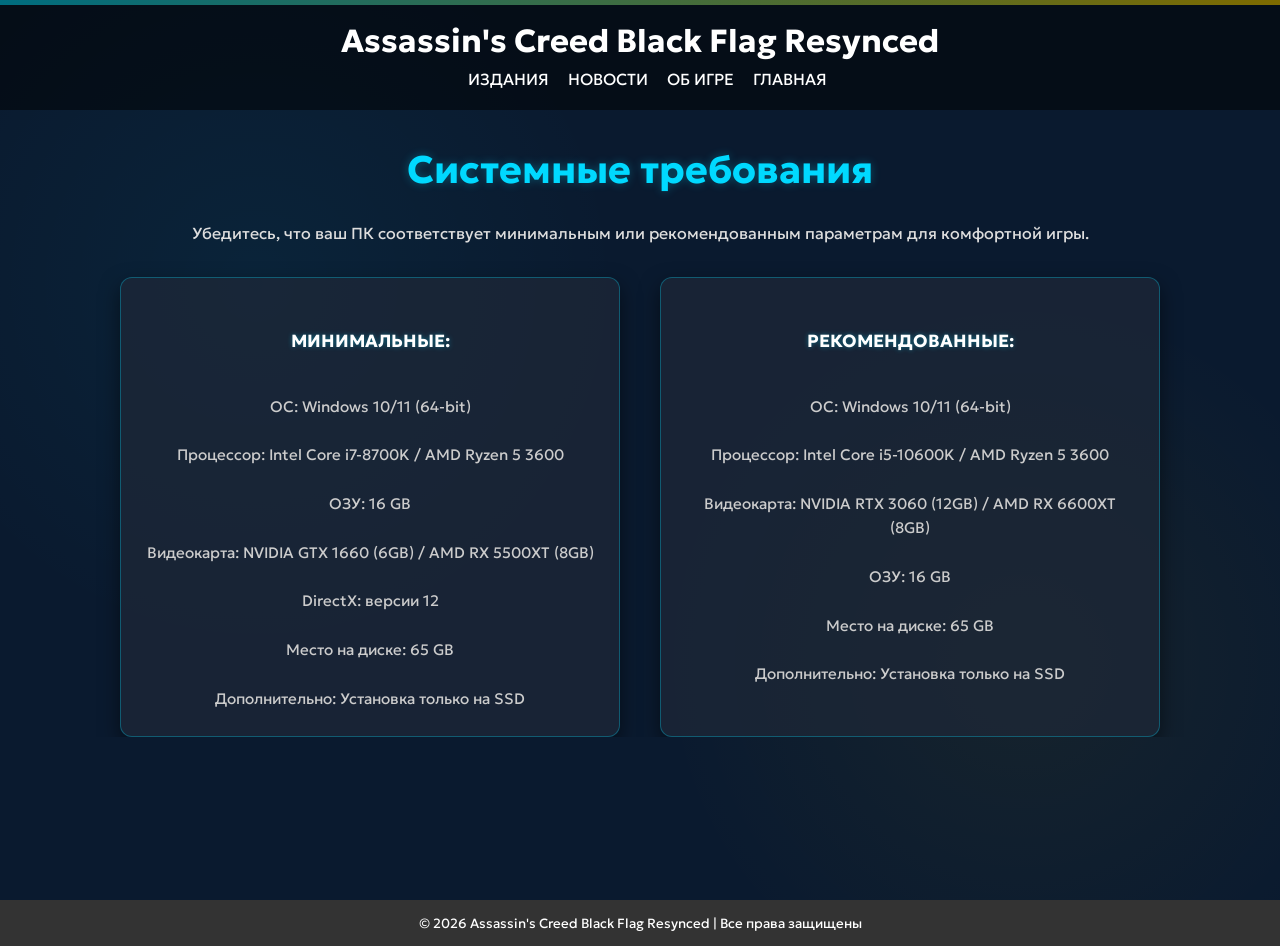
<file: requirements.html>
<!DOCTYPE html>
<html lang="ru">
<head>
    <meta charset="UTF-8">
    <meta name="viewport" content="width=device-width, initial-scale=1.0">
    <title>Системные требования — Assassin's Creed Black Flag Resynced</title>
    <link rel="preconnect" href="https://fonts.googleapis.com">
    <link rel="preconnect" href="https://fonts.gstatic.com" crossorigin>
    <link href="https://fonts.googleapis.com/css2?family=Geologica:wght,CRSV@100..900,0&display=swap" rel="stylesheet">
    <link rel="icon" href="media/logo_site.png" type="image/png">
    <link rel="stylesheet" href="styles.css">
    <style>
        body {
            background-color: #0a1a2f;
            color: #8aa0b3;
            scroll-padding-top: 110px; /* Компенсация фиксированного хедера */
        }

        .requirements-section {
            padding: 140px 0 80px;
            min-height: 100vh;
            position: relative;
        }

        .requirements-section::before {
            content: "";
            position: absolute;
            top: 0;
            left: 0;
            right: 0;
            height: 5px;
            background: linear-gradient(to right, #00d9ff, #ffd700);
            z-index: 2;
        }

        .container {
            max-width: 1100px;
            margin: auto;
            padding: 0 20px;
            position: relative;
            z-index: 3;
        }

        h2 {
            font-size: 2.4rem;
            color: #00d9ff;
            text-align: center;
            margin-bottom: 20px;
            text-shadow: 0 0 10px rgba(0, 217, 255, 0.3);
        }

        p {
            font-size: 1rem;
            line-height: 1.6;
            color: #ddd;
            text-align: center;
        }

        .requirements-grid {
            display: flex;
            gap: 40px;
            justify-content: center;
            margin-top: 30px;
        }

        .req-column {
            flex: 1;
            min-width: 300px;
            max-width: 500px;
            background-color: rgba(30, 40, 56, 0.7);
            padding: 25px;
            border-radius: 12px;
            border: 1px solid rgba(0, 217, 255, 0.3);
            box-shadow: 0 8px 20px rgba(0, 0, 0, 0.5);
            transition: transform 0.3s ease, box-shadow 0.3s ease;
        }

        .req-column:hover {
            transform: translateY(-5px);
            box-shadow: 0 12px 30px rgba(0, 217, 255, 0.3);
            border-color: #00d9ff;
        }

        .req-column p {
            margin: 0;
            color: #ccc;
            font-size: 0.95rem;
        }

        .req-column strong {
            color: #ffffff;
            font-size: 1.1rem;
            display: block;
            margin-bottom: 15px;
            text-shadow: 0 0 5px rgba(0, 217, 255, 0.4);
        }
    </style>
</head>
<body>
    <!-- Header -->
    <header class="header">
        <div class="container">
            <h1 class="logo">Assassin's Creed Black Flag Resynced</h1>
            <nav class="navigation">
                <ul>
                    <li><a href="edition.html">ИЗДАНИЯ</a></li>
                    <li><a href="news.html">НОВОСТИ</a></li>
                    <li><a href="about.html">ОБ ИГРЕ</a></li>
                    <li><a href="index.html">ГЛАВНАЯ</a></li>
                </ul>
            </nav>
        </div>
    </header>

    <!-- System Requirements Section -->
    <section class="requirements-section">
        <div class="container">
            <h2>Системные требования</h2>
            <p>Убедитесь, что ваш ПК соответствует минимальным или рекомендованным параметрам для комфортной игры.</p>

            <div class="requirements-grid">
                <!-- Минимальные -->
                <div class="req-column">
                    <p>
                        <strong>МИНИМАЛЬНЫЕ:</strong>
                        ОС: Windows 10/11 (64-bit)<br>
                        Процессор: Intel Core i7-8700K / AMD Ryzen 5 3600<br>
                        ОЗУ: 16 GB<br>
                        Видеокарта: NVIDIA GTX 1660 (6GB) / AMD RX 5500XT (8GB)<br>
                        DirectX: версии 12<br>
                        Место на диске: 65 GB<br>
                        Дополнительно: Установка только на SSD
                    </p>
                </div>

                <!-- Рекомендованные -->
                <div class="req-column">
                    <p>
                        <strong>РЕКОМЕНДОВАННЫЕ:</strong>
                        ОС: Windows 10/11 (64-bit)<br>
                        Процессор: Intel Core i5-10600K / AMD Ryzen 5 3600<br>
                        Видеокарта: NVIDIA RTX 3060 (12GB) / AMD RX 6600XT (8GB)<br>
                        ОЗУ: 16 GB<br>
                        Место на диске: 65 GB<br>
                        Дополнительно: Установка только на SSD
                    </p>
                </div>
            </div>
        </div>
    </section>

    <!-- Footer -->
    <footer class="footer">
        <div class="container">
            <small>© 2026 Assassin's Creed Black Flag Resynced | Все права защищены</small>
        </div>
    </footer>
</body>
</html>
</file>
<file: styles.css>
/* Общие настройки */
* {
    margin: 0;
    padding: 0;
    box-sizing: border-box;
}

body {
    font-family: 'Geologica', sans-serif;
    line-height: 1.6;
    background-color: #0a1a2f;
    background-image: 
        radial-gradient(circle at 20% 30%, rgba(0, 217, 255, 0.05), transparent 30%),
        radial-gradient(circle at 80% 70%, rgba(255, 215, 0, 0.05), transparent 30%);
    color: #8aa0b3;
    margin: 0;
    padding: 0;
    overflow-x: hidden;
}

.container {
    max-width: 1200px;
    margin: auto;
    overflow: hidden;
    padding: 0 20px;
}

.header {
    height: 110px;
    position: fixed;
    top: 0;
    left: 0;
    right: 0;
    z-index: 1000;
    background-color: rgba(0, 0, 0, 0.5);
    color: white;
    padding: 1rem;
    text-align: center;
}

.logo_home img {
    width: 200px;     /* Нужный размер */
    height: auto;     /* Сохраняет пропорции */
}

.logo_home {
    position: absolute;
    left: 300px;
    top: 20%;
}

.logo a {
    color: white;
    text-decoration: none;
    font-weight: bold;
    letter-spacing: 2px;
}

.navigation ul {
    list-style: none;
    float: center;
}

.navigation li {
    display: inline-block;
    margin-left: 15px;
}

.navigation a {
    color: white;
    text-decoration: none;
    transition: color 0.3s ease;
}

.navigation a:hover {
    color: #ffd700;
}

.clearfix::after {
    content: "";
    clear: both;
    display: table;
}

.hero-section {
    position: relative;
    height: 100vh;
    display: flex;
    justify-content: flex-start;
    align-items: center;
    color: white;
    text-align: left;
    overflow: hidden; /* Обрезаем всё, что выходит */
    z-index: 1;
}

/* Контейнер для видео */
.video-background {
    position: absolute;
    top: 0%;
    left: 0;
    width: 100%;
    height: 100%;
    z-index: -1; /* Отправляем видео под контент */
    overflow: hidden;
}

.video-background video {
    min-width: 100%;
    min-height: 100%;
    width: auto;
    height: auto;
    object-fit: cover; /* Видео заполняет всю область, как background-size: cover */
    position: absolute;
    top: 50%;
    left: 50%;
    transform: translate(-50%, -50%);
}

/* Градиент поверх видео (как у вас был) — улучшает читаемость текста */
.hero-section::before {
    content: "";
    position: absolute;
    top: 0;
    left: 0;
    width: 100%;
    height: 100%;
    background: linear-gradient(
        to top,                    /* Градиент от низа к верху */
          rgba(0, 0, 0, 2) 0%,  
    );
    z-index: -1;
    pointer-events: none; /* Не мешает кликам */
}

.hero-section::after {
    content: "";
    position: absolute;
    bottom: -50px;
    left: 0;
    right: 0;
    height: 100px;
    background: linear-gradient(to bottom, transparent, rgba(0, 0, 0, 2));
    z-index: 1;
}

.edition-section { 
    height: 100vh;
    background-image: url(media/photo_edition.jpg);
    background-size: 1920px 1080px;             /* Сохраняет пропорции фото */
    background-repeat: no-repeat;       /* Не повторять */
    color: white;
    padding: 100px 0 80px;
    margin: 0;
    position: relative;
    z-index: 2;
}

.edition-section h2 {
    font-size: 2rem;
    margin-bottom: 20px;
    text-align: center;
}

.text-page {
    font-size: 0.6rem;
    position: absolute;
    top: 10%;
    left: 40%;
    transform: translateX(-35px); /* Сдвиг вправо на 20px */
    color: white;
}

.text-page2 {
    font-size: 0.6rem;
    position: absolute;
    top: 54%;
    left: 40%;
    transform: translateX(-35px); /* Сдвиг вправо на 20px */
    color: white;
}

.corner-square {
    position: absolute;
    top: 130px;
    right: 50px;
    width: 290px;
    height: 120px;
    background-color: rgba(0, 0, 0, 0.3);
    background-image: url("media/page.webp"); /* Путь к вашему фото */
    background-size: 60px 91px;     /* Фото заполняет весь блок */
    background-position: 10px;
    background-repeat: no-repeat;
    border-radius: 10px;
    border: 1px solid rgba(255, 255, 255, 0.3);
    z-index: 10;
}

.corner-square::after {
    content: "";
    position: absolute;
    left: 80px; 
    right: 20px;          /* Примерно после иконки (10px отступ + 60px ширина) + 5px зазор */
    top: 50%;              /* От центра по вертикали */
    transform: translateY(-50%); /* Смещаем на половину вверх, чтобы точно по центру */
    height: 1.3px;         /* Занимает 60% высоты блока — не до краёв */
    background-color: white; /* Полупрозрачная белая линия */
    z-index: 1;
}

:root {
    --color: #ffffff; /* Белый */
    --btn-bg: rgba(0, 0, 0, 0.0);     /* Цвет фона по умолчанию — чёрный/тёмный */
    --btn-text: #ffffff;   /* Текст по умолчанию — белый */
}

* {
    margin: 0;
    padding: 0;
    box-sizing: border-box;
}

.main-cta { animation-delay: 4s; }

.main-cta {
    position: absolute;
    padding: 12px 35px;
    font-size: 31px;
    font-weight: bold;
    color: var(--btn-text);
    background: var(--btn-bg);
    border: 2px solid var(--btn-text);
    border-radius: 20px;
    box-shadow: 0 0 10px rgba(255, 255, 255, 0.8);
    transition: all 0.3s ease-in-out;
    cursor: pointer;
    right: 50px;
    top: 830px;

    text-transform: uppercase;
     opacity: 0;
    transform: translateY(-50%) translateX(50px);
    animation: fadeInButton 0.6s ease-out 2.8s forwards;
}

/* При наведении — становится БЕЛОЙ */
.main-cta:hover {
    background: var(--color);        /* Белый фон */
    color: #181818;                  /* Чёрный текст */
    border-color: var(--color);
    box-shadow: 0 0 25px #fec1958c;  /* Золотистое свечение */
}

@keyframes fadeInButton {
    to {
        opacity: 1;
        transform: translateY(-50%) translateX(0);
    }
}

.price-options { animation-delay: 4s; }

.price-options {
    margin-top: 20px;
    display: flex;
    flex-direction: column;
    gap: 10px;
    position: absolute;
    right: 50px;
    top: 680px;
    font-family: 'Geologica', sans-serif;
     opacity: 0;
    transform: translateY(-50%) translateX(50px);
    animation: fadeInButton 0.6s ease-out 2.8s forwards;
}

.price-option,
.price-option1,
.price-option2 {
    display: flex;
    align-items: center;
    gap: 10px;
    font-size: 25px;
    color: white;
    cursor: pointer;
    transition: transform 0.3s ease; /* Добавляем переход */
}

.price-option input,
.price-option1 input,
.price-option2 input {
    width: 18px;
    height: 18px;
}

.price-option span,
.price-option1 span,
.price-option2 span {
    border-bottom: 3px solid rgba(255, 255, 255, 0.3);
    padding-bottom: 2px;
    transition: border-color 0.3s ease;
}

.price-option2:hover span {
    border-bottom-color: #ffd700;
    transform: translateY(-3px); /* Поднимаем при наведении */
}

.price-option:hover span {
    border-bottom-color: #ebe9dd;
    transform: translateY(-3px); /* Поднимаем при наведении */
}

.price-option1:hover span {
    border-bottom-color: #00aeff;   
    transform: translateY(-3px); /* Поднимаем при наведении */ 
}

.hero-section h2 { 
    font-size: 2.5rem;
    margin-bottom: 50px;
    position: absolute;
    left: 123px;
    top: 30%;
    text-shadow: 0 1px 1px rgba(0, 0, 0, 0.9); /* Мягкая тень — имитирует резкость */
}

.hero-section h3 {
    font-size: 2.5rem;
    margin-bottom: 50px;
    position: absolute;
    left: 120px;
    top: 35%;
    text-shadow: 
        0 1px 1px rgba(0, 0, 0, 0.9); /* Мягкая тень — имитирует резкость */
}
.hero-section h4 {
    font-size: 2.5rem;
    margin-bottom: 50px;
    position: absolute;
    left: 323px;
    top: 35%;
    text-shadow: 
        0 1px 1px rgba(0, 0, 0, 0.9); /* Мягкая тень — имитирует резкость */
}

.hero-section h5 {
    font-size: 1rem;
    margin-bottom: 50px;
    font-weight: normal;
    position: absolute;
    left: 123px;
    top: 46%;
    text-shadow: 
        0 1px 1px rgba(0, 0, 0, 0.9); /* Мягкая тень — имитирует резкость */
}

.hero-section p {
    font-size: 2.5rem; 
    font-weight: bold;
    margin-bottom: 50px;
    position: absolute;
    left: 120px;
    top: 40%;
    text-shadow: 
        0 1px 1px rgba(0, 0, 0, 0.9); /* Мягкая тень — имитирует резкость */
}

.hero-section h2,
.hero-section h3,
.hero-section h4,
.hero-section h5,
.hero-section p {
    opacity: 0;
    transform: translateY(20px);
    animation: slideUp 2s ease-out 2s forwards;
}

.hero-section h2 { animation-delay: 0.8s; }
.hero-section h3 { animation-delay: 1.1s; }
.hero-section h4 { animation-delay: 1.4s; }
.hero-section h5 { animation-delay: 1.7s; }
.hero-section p  { animation-delay: 1.4s; }

@keyframes slideUp {
    to {
        opacity: 1;
        transform: translateY(0);
    }
}

.hero-section img {
    width: 200px;
    height: auto;
    position: absolute;
    left: 150px;
    top: 20%;
}

.image-tape {
    overflow: hidden;
    background-color: rgb(27, 40, 56);
    padding: 40px 0;
    position: relative;
    display: flex;
    align-items: center;
    justify-content: center;
}

.tape-container {
    display: flex;
    gap: 15px;
    width: 80%;
    scroll-behavior: smooth; /* Плавная прокрутка */
    overflow-x: hidden; /* Скрываем горизонтальный скролл */
}

.tape-container img {
    width: 300px;
    height: 200px;
    object-fit: cover;
    border-radius: 8px;
    box-shadow: 0 4px 12px rgba(0, 198, 248, 0.0);
    flex-shrink: 0;
}

/* Кнопки */
.tape-btn {
    position: absolute;
    top: 50%;
    transform: translateY(-50%);
    width: 50px;
    height: 50px;
    background-color: rgba(255, 255, 255, 0.2);
    color: white;
    border: 1px solid rgba(255, 255, 255, 0.4);
    border-radius: 50%;
    font-size: 1.5rem;
    cursor: pointer;
    z-index: 10;
    transition: all 0.3s ease;
}

.tape-btn:hover {
    background-color: rgba(255, 255, 255, 0.4);
    transform: translateY(-50%) scale(1.1);
}

.prev-btn {
    left: 20px;
}

.next-btn {
    right: 20px;
}

/* без кнопок на мобиле */
@media (max-width: 768px) {
    .tape-btn {
        display: none;
    }
}

@keyframes scrollTape {
    0% {
        transform: translateX(0);
    }
    100% {
        transform: translateX(-50%); /* Сдвиг на половину ширины всех изображений */
    }
}

/* Модальное окно */
.modal {
    display: none; /* Скрыто по умолчанию */
    position: fixed;
    z-index: 9999;
    left: 0;
    top: 0;
    width: 100%;
    height: 100%;
    background-color: rgba(0, 0, 0, 0.9);
    display: flex;
    justify-content: center;
    align-items: center;
    overflow: hidden;
}

/* Увеличенное изображение */
.modal-content {
    max-width: 90vw;
    max-height: 90vh;
    border-radius: 8px;
    box-shadow: 0 0 20px rgba(0, 217, 255, 0.8);
    animation: fadeIn 0.3s ease;
}

/* Крестик закрытия */
.close {
    position: absolute;
    top: 20px;
    right: 30px;
    color: #fff;
    font-size: 40px;
    font-weight: bold;
    cursor: pointer;
    z-index: 10;
    text-shadow: 0 0 10px rgba(0, 0, 0, 0.8);
}

.close:hover {
    color: #00ffff;
    text-shadow: 0 0 10px #0099ff
}

/* Анимация появления */
@keyframes fadeIn {
    from { opacity: 0; transform: scale(0.8); }
    to   { opacity: 1; transform: scale(1); }
}

.scroll-indicator {
    position: absolute;
    bottom: 15px;
    left: 50%;
    transform: translateX(-50%);
    display: flex;
    gap: 8px;
}

.dot {
    width: 10px;
    height: 10px;
    border-radius: 50%;
    background-color: rgba(255, 255, 255, 0.3);
    transition: background-color 0.3s ease;
}

.dot.active {
    background-color: #00d9ff;
} 

.btn {
    display: inline-block;
    padding: 10px 20px;
    cursor: pointer;
    border-radius: 30px;
    transition: all 0.3s ease; /* Добавили "all", чтобы плавно менялся и цвет, и фон */
    text-decoration: none; /* Лучше перенести сюда, чтобы не дублировать */
}

.btn-primary {
    background-color: transparent;
    color: white;
    border: 1px solid white;
    position: absolute;
    left: 120px;
    top: 53%; 
    transform: translateY(-50%) translateX(-20px); /* Начальное положение — скрыта слева */
    opacity: 0; /* Полностью прозрачна */
    transition: all 0.4s ease; /* Плавность при ховере (кнопка останется красивой) */

    /* Запуск анимации */
    animation: fadeInButton 2.5s ease-out 2.5s forwards;
}

/* Анимация появления */
@keyframes fadeInButton {
    to {
        opacity: 3;
        transform: translateY(-50%) translateX(0);
    }
}

.btn-primary:hover {
    background-color: white;
    color: black;
    border-radius: 30px;
    box-shadow: 0 0 25px #fec1958c;
    
}

.grid-container {
    display: grid;
    grid-template-columns: repeat(auto-fill, minmax(300px, 1fr));
    gap: 20px;
    margin-top: 30px;
}

.card {
    height: 550px;
    background-color: rgb(27, 32, 37);        /* Фон карточки — тёмно-синий */
    color: white;                     /* Текст — белый */
    box-shadow: 0 4px 8px rgba(0, 0, 0, 0.8);
    border-radius: 12px;
    overflow: hidden;
    transition: transform 0.3s ease;
    display: flex;
    flex-direction: column;
}

/* Кнопки внутри карточек */
.card .card-btn {
    margin: 15px 20px 20px;
    padding: 10px 20px;
    font-size: 16px;
    font-weight: bold;
    text-transform: uppercase;
    border: none;
    border-radius: 30px;
    cursor: pointer;
    transition: all 0.3s ease;
    display: block;
    width: calc(100% - 40px);
    font-family: 'Geologica', sans-serif;
    margin-top: auto;
}

/* Зелёная кнопка — "Предзаказ" */
.card .card-btn.primary {
    background-color: #4CAF50; /* Зелёный */
    color: white;
    box-shadow: 0 2px 8px rgba(76, 175, 80, 0.4);
}

.card .card-btn.primary:hover {
    background-color: #45a049;
    transform: translateY(-3px);
    box-shadow: 0 5px 15px rgba(76, 175, 80, 0.6);
}

/* Синяя кнопка — "Присоединиться сейчас" */
.card .card-btn.secondary {
    background-color: #2196F3; /* Синий */
    color: white;
    box-shadow: 0 2px 8px rgba(33, 150, 243, 0.4);
}

.card .card-btn.secondary:hover {
    background-color: #1e88e5;
    transform: translateY(-3px);
    box-shadow: 0 5px 15px rgba(33, 150, 243, 0.6);
}

/* Анимация при наведении на карточку — кнопка появляется плавно */
.card:hover .card-btn {
    transform: translateY(-5px);
}

.card img {
    background-color: #17419c;
    width: 100%;
    height: 200px;
    object-fit: cover;
}

.card h3 {
    font-size: bold;
    text-align: center;
    margin: 10px 0;
}

.card p {
    text-align: left;
    padding: 0 10px;
}

.card:hover {
    transform: translateY(-10px);
}

/* === Секция с фоном и видео === */
.video-showcase-section {
    position: relative;
    width: 100%;
    height: 100vh;
    overflow: hidden;
    display: flex;
    justify-content: center;
    align-items: center;
}

/* Фон — картинка */
.video-showcase-background {
    position: absolute;
    top: 0;
    left: 0;
    width: 100%;
    height: 100%;
    background-image: url('media/photo2.png');
    background-size: cover;
    background-position: center;
    background-attachment: fixed;
    filter: brightness(0.5);
    z-index: -1;
}

/* Контейнер для видео и текста */
.video-content-wrapper {
    width: 90%;
    max-width: 1200px;
    padding: 40px 20px;
    box-sizing: border-box;
    z-index: 2;
    text-align: center;
}

/* Контейнер видео с overlay */
.video-player-container {
    position: relative;
    width: 100%;
    max-width: 800px;
    margin: 0 auto;
    border-radius: 12px;
    overflow: hidden;
    box-shadow: 0 15px 40px rgba(0, 0, 0, 0.8);
}

.video-player-container video {
    width: 100%;
    height: auto;
    display: block;
    border-radius: 12px;
    background-color: #000;
}

/* Текст поверх видео */
.video-overlay {
    position: absolute;
    top: 0;
    left: 0;
    width: 100%;
    height: 100%;
    display: flex;
    flex-direction: column;
    justify-content: center;
    align-items: center;
    padding: 20px;
    color: white;
    text-align: center;
    z-index: 3;
    pointer-events: none; /* Чтобы клики проходили мимо текста к видео */
}

.video-overlay h2 {
    font-size: 2.4rem;
    margin-bottom: 16px;
    color: #ffffff;
    text-shadow: 0 2px 10px rgba(0, 0, 0, 0.9);
    font-weight: 700;
    animation: fadeInUp 1s ease-out;
}

.video-overlay p {
    font-size: 1.2rem;
    color: #fff;
    max-width: 600px;
    text-shadow: 0 1px 6px rgba(0, 0, 0, 0.8);
    line-height: 1.6;
    animation: fadeInUp 1s ease-out 0.3s both;
}

/* Анимация появления текста */
@keyframes fadeInUp {
    0% {
        opacity: 0;
        transform: translateY(30px);
    }
    to {
        opacity: 1;
        transform: translateY(0);
    }
}

/* === Аудио под видео === */
.audio-section {
    margin-top: 40px;
    text-align: center;
    color: white;
    z-index: 2;
}

.audio-section h3 {
    font-size: 1.4rem;
    margin-bottom: 15px;
    color: #00d9ff;
}

.audio-player {
    width: 80%;
    max-width: 600px;
    margin: 0 auto;
}

.audio-player::-webkit-media-controls {
    background-color: rgba(0, 0, 0, 0);
    border-radius: 8px;
    padding: 5px;
}

.audio-description {
    font-size: 0.95rem;
    color: #ccc;
    margin-top: 10px;
    max-width: 600px;
    margin-left: auto;
    margin-right: auto;
}

.about-section {
    background-color: rgb(27, 40, 56);
    padding: 50px 0;
    color: white;
}

.about-section h3 {
    font-size: 19px;
    margin-bottom: 40px;
    font-family: 'Geologica', sans-serif;
    font-weight: 280;
    text-align: left;
}

.about-section h4 {
    font-size: 17px;
    font-family: 'Geologica', sans-serif;
    font-weight: bold;
    margin-bottom: 10px;      /* Было 100px → стало 10px */
    padding-bottom: 0; 
}

.about-section p {
    font-size: 17px;
    margin-bottom: 20px;
    font-family: 'Geologica', sans-serif;
    font-weight: bold;
}

/* Основной контейнер для двух строк */
.info-row {
    display: flex;
    gap: 30px;
    align-items: flex-start;
    margin-top: 15px;
}

/* Левая колонка — метки */
.label-group h4 {
    font-size: 17px;
    font-family: 'Geologica', sans-serif;
    font-weight: bold;
    color: white;
    margin: 0 0 10px 0;
    white-space: nowrap;
}

/* Правая колонка — таблички */
.tags-group {
    display: flex;
    flex-direction: column;
    gap: 12px;
    flex: 1;
}

/* Каждый ряд табличек */
.tag-list {
    display: flex;
    flex-wrap: wrap;
    gap: 10px;
}

/* Стиль табличек (уже есть, но убедимся) */
.tag {
    display: flex;
    align-items: center;
    gap: 6px;
    font-size: 14px;
    font-family: 'Geologica', sans-serif;
    font-weight: 500;
    color: #fff;
    background-color: rgba(255, 255, 255, 0.1);
    border: 1px solid rgba(255, 255, 255, 0.3);
    border-radius: 6px;
    padding: 6px 12px;
    box-shadow: 0 1px 4px rgba(0, 0, 0, 0.2);
    white-space: nowrap;
    transition: all 0.3s ease;
}

.tag:hover {
    background-color: rgba(2, 177, 207, 0.4);
    border-color: #02b1cf;
    transform: translateY(-3px) scale(1.05);
    box-shadow: 0 4px 12px rgba(2, 177, 207, 0.5);
    transition: all 0.3s cubic-bezier(0.25, 0.8, 0.25, 1);
}

.about-section span {
    font-size: 15px;
    font-family: 'Geologica', sans-serif;
    font-weight: 280;
    padding: 0 9px;
}
.information {
    max-width: 1580px;
    margin: auto;
    overflow: hidden;
    padding: 0 20px;
}

/* Серый квадрат */
.gray-square {
    width: 1540px;           /* Ширина */
    height: 350px;          /* Высота — если равна ширине → квадрат */
    background-color: rgba(44, 43, 43, 0.8); /* Серый цвет */
    border-radius: 10px;
    margin: 20px auto;      /* Отступ сверху и по центру */
    box-shadow: 0 4px 8px rgba(0, 0, 0, 0.8); /* Тень для объёма */
    margin-top: 20px;
    padding: 20px 20px;
}

.about-game-section {
    background-color: rgb(27, 40, 56);
    color: white;
    padding: 80px 0;
    position: relative;
    overflow: hidden;
}

.about-game-section::before {
    content: "";
    position: absolute;
    top: 0;
    left: 0;
    right: 0;
    height: 5px;
    background: linear-gradient(to right, #00d9ff, #ffd700);
    z-index: 1;
}

.about-game-section .container {
    position: relative;
    z-index: 2;
    max-width: 1100px;
    margin: auto;
    padding: 0 20px;
    line-height: 1.8;
}

.about-game-section h2 {
    font-size: 2.4rem;
    margin-bottom: 20px;
    color: #00d9ff;
    text-shadow: 0 0 10px rgba(0, 217, 255, 0.3);
    font-weight: 600;
}

/* Бонус за предзаказ */
.preorder-bonus {
    background-color: rgba(255, 215, 0, 0.1);
    border-left: 4px solid #ffd700;
    padding: 15px 20px;
    margin-bottom: 25px;
    border-radius: 0 8px 8px 0;
}

.highlight {
    color: #ffd700;
    font-weight: bold;
}

/* Слоган */
.tagline h3 {
    font-size: 1.8rem;
    color: #f04e3c;
    text-transform: uppercase;
    letter-spacing: 1px;
    margin: 20px 0;
    font-weight: 700;
}

/* Заголовки внутри текста */
.game-content h3 {
    font-size: 1.5rem;
    color: #00d9ff;
    margin: 30px 0 15px;
    font-weight: 600;
}

.game-content h4 {
    font-size: 1.2rem;
    color: #ffd700;
    margin: 25px 0 10px;
}

.game-content p {
    font-size: 1.05rem;
    color: #ddd;
    text-align: justify;
    margin-bottom: 18px;
    line-height: 1.7;
}

/* Предупреждение и системные требования */
.content-warning,
.system-requirements {
    margin-top: 30px;
    padding-top: 20px;
    border-top: 1px dashed rgba(255, 255, 255, 0.2);
}

.system-requirements h4 {
    font-size: 1.3rem;
    color: #fff;
    margin-bottom: 15px;
    text-align: left;
}

/* Контейнер для двух колонок */
.requirements-grid {
    display: flex;
    gap: 30px;
    justify-content: space-between;
}

.req-column {
    flex: 1;
    min-width: 300px;
}

.req-column p {
    font-size: 0.95rem;
    color: #ccc;
    line-height: 1.6;
    margin: 0 0 10px;
    white-space: pre-line; /* Сохраняет переносы */
}

/* === ПИРАТСКАЯ КАРТА НАССАУ === */
.pirate-map-section {
    padding: 100px 0 60px;
    text-align: center;
    background-color: rgb(27, 40, 56);
}

.pirate-map-section h2 {
    font-size: 2.2rem;
    color: #00d9ff;
    margin-bottom: 15px;
    text-shadow: 0 0 10px rgba(0, 217, 255, 0.3);
}

.map-wrapper {
    max-width: 900px;
    margin: 30px auto 0;
    position: relative;
}

.map-frame {
    position: relative;
    border-radius: 12px;
    overflow: hidden;
    box-shadow: 0 15px 40px rgba(0, 0, 0, 0.7);
    transition: transform 0.3s ease, box-shadow 0.3s ease;
    border: 2px solid rgba(0, 217, 255, 0.2);
    background-color: #0a1a2f;
}

.map-frame:hover {
    transform: translateY(-5px);
    box-shadow: 0 20px 50px rgba(0, 217, 255, 0.3);
    border-color: #00d9ff;
}

.map-header {
    position: absolute;
    top: 10px;
    left: 10px;
    right: 10px;
    background-color: rgba(10, 26, 47, 0.9);
    backdrop-filter: blur(5px);
    padding: 8px 15px;
    border-radius: 6px;
    border: 1px solid rgba(0, 217, 255, 0.3);
    color: white;
    font-size: 0.95rem;
    display: flex;
    justify-content: space-between;
    align-items: center;
    z-index: 10;
}

.map-header span {
    display: flex;
    align-items: center;
    gap: 8px;
}

.map-header strong {
    font-weight: 600;
    color: #ffd700;
    text-shadow: 0 0 5px rgba(255, 215, 0, 0.4);
}

.map-frame iframe {
    display: block;
    width: 100%;
    filter: sepia(30%) brightness(0.95) contrast(1.1);
    border: none;
}

.map-attribution {
    text-align: center;
    margin-top: 12px;
    font-size: 0.9rem;
}

.map-attribution a {
    color: #8aa0b3;
    text-decoration: none;
    transition: color 0.3s ease;
}

.map-attribution a:hover {
    color: #00d9ff;
    text-decoration: underline;
}

.footer {
    background-color: #333;
    color: white;
    padding: 10px 0;
    text-align: center;
}

@media (max-width: 768px) {
    /* Общее */
    html {
        font-size: 14px;
    }

    /* Header */
    .header .container {
        flex-direction: column;
        padding: 10px;
    }

    .logo {
        font-size: 1.2rem;
        text-align: center;
        margin-bottom: 10px;
    }

    .navigation ul {
        display: flex;
        flex-wrap: wrap;
        justify-content: center;
        gap: 5px;
        padding: 0;
    }

    .navigation a {
        font-size: 0.9rem;
        padding: 8px 12px;
    }

    /* Hero Section */
    .hero-section h2,
    .hero-section h3 {
        font-size: 2rem;
        margin-bottom: 10px;
    }

    .hero-section h4 {
        font-size: 1.2rem;
    }

    .hero-section h5 {
        font-size: 1rem;
    }

    .main-cta {
        width: 90%;
        max-width: 300px;
        padding: 14px;
        font-size: 1.1rem;
        margin: 20px auto;
    }

    .price-options {
        flex-direction: column;
        align-items: center;
        gap: 10px;
        margin-top: 15px;
    }

    .price-option,
    .price-option1,
    .price-option2 {
        font-size: 0.95rem;
        width: 100%;
        max-width: 300px;
    }

    /* Логотип в углу */
    .logo_home img {
        width: 100px;
        height: auto;
    }

    .corner-square {
        font-size: 0.8rem;
        padding: 10px;
        width: 90%;
        max-width: 300px;
    }

    /* Image Tape */
    .tape-container {
        grid-template-columns: repeat(auto-fill, minmax(200px, 1fr));
        gap: 10px;
        padding: 10px;
    }

    .tape-btn {
        width: 40px;
        height: 40px;
        font-size: 1.2rem;
    }

    .scroll-indicator {
        bottom: 10px;
    }

    .dot {
        width: 8px;
        height: 8px;
    }

    /* About Section */
    .information {
        padding: 0 10px;
    }

    .gray-square {
        padding: 20px;
        font-size: 0.95rem;
    }

    .info-row {
        flex-direction: column;
        gap: 10px;
        align-items: flex-start;
    }

    .label-group h4 {
        margin-bottom: 5px;
    }

    .tags-group {
        width: 100%;
    }

    .tag-list {
        justify-content: flex-start;
        flex-wrap: wrap;
    }

    .tag {
        font-size: 0.9rem;
        padding: 5px 10px;
        gap: 5px;
    }

    .tag-emoji {
        font-size: 1rem;
    }

    /* Edition Section */
    .grid-container {
        grid-template-columns: 1fr;
        gap: 20px;
        padding: 10px;
    }

    .card img {
        width: 100%;
        height: auto;
    }

    /* Video Showcase */
    .video-content-wrapper {
        padding: 20px 10px;
    }

    .video-player-container video {
        max-width: 100%;
    }

    .audio-section h3 {
        font-size: 1.1rem;
    }

    .audio-player {
        width: 100%;
    }

    /* About Game Section */
    .about-game-section .container,
    .edition-section .container {
        padding: 0 15px;
    }

    .preorder-bonus,
    .content-warning,
    .system-requirements {
        padding: 15px;
    }

    .game-content h3 {
        font-size: 1.3rem;
    }

    .game-content p {
        font-size: 0.95rem;
    }

    /* Footer */
    .footer small {
        font-size: 0.85rem;
        text-align: center;
    }

    /* Фикс для видео */
    video {
        width: 100%;
        height: auto;
    }
}
</file>
